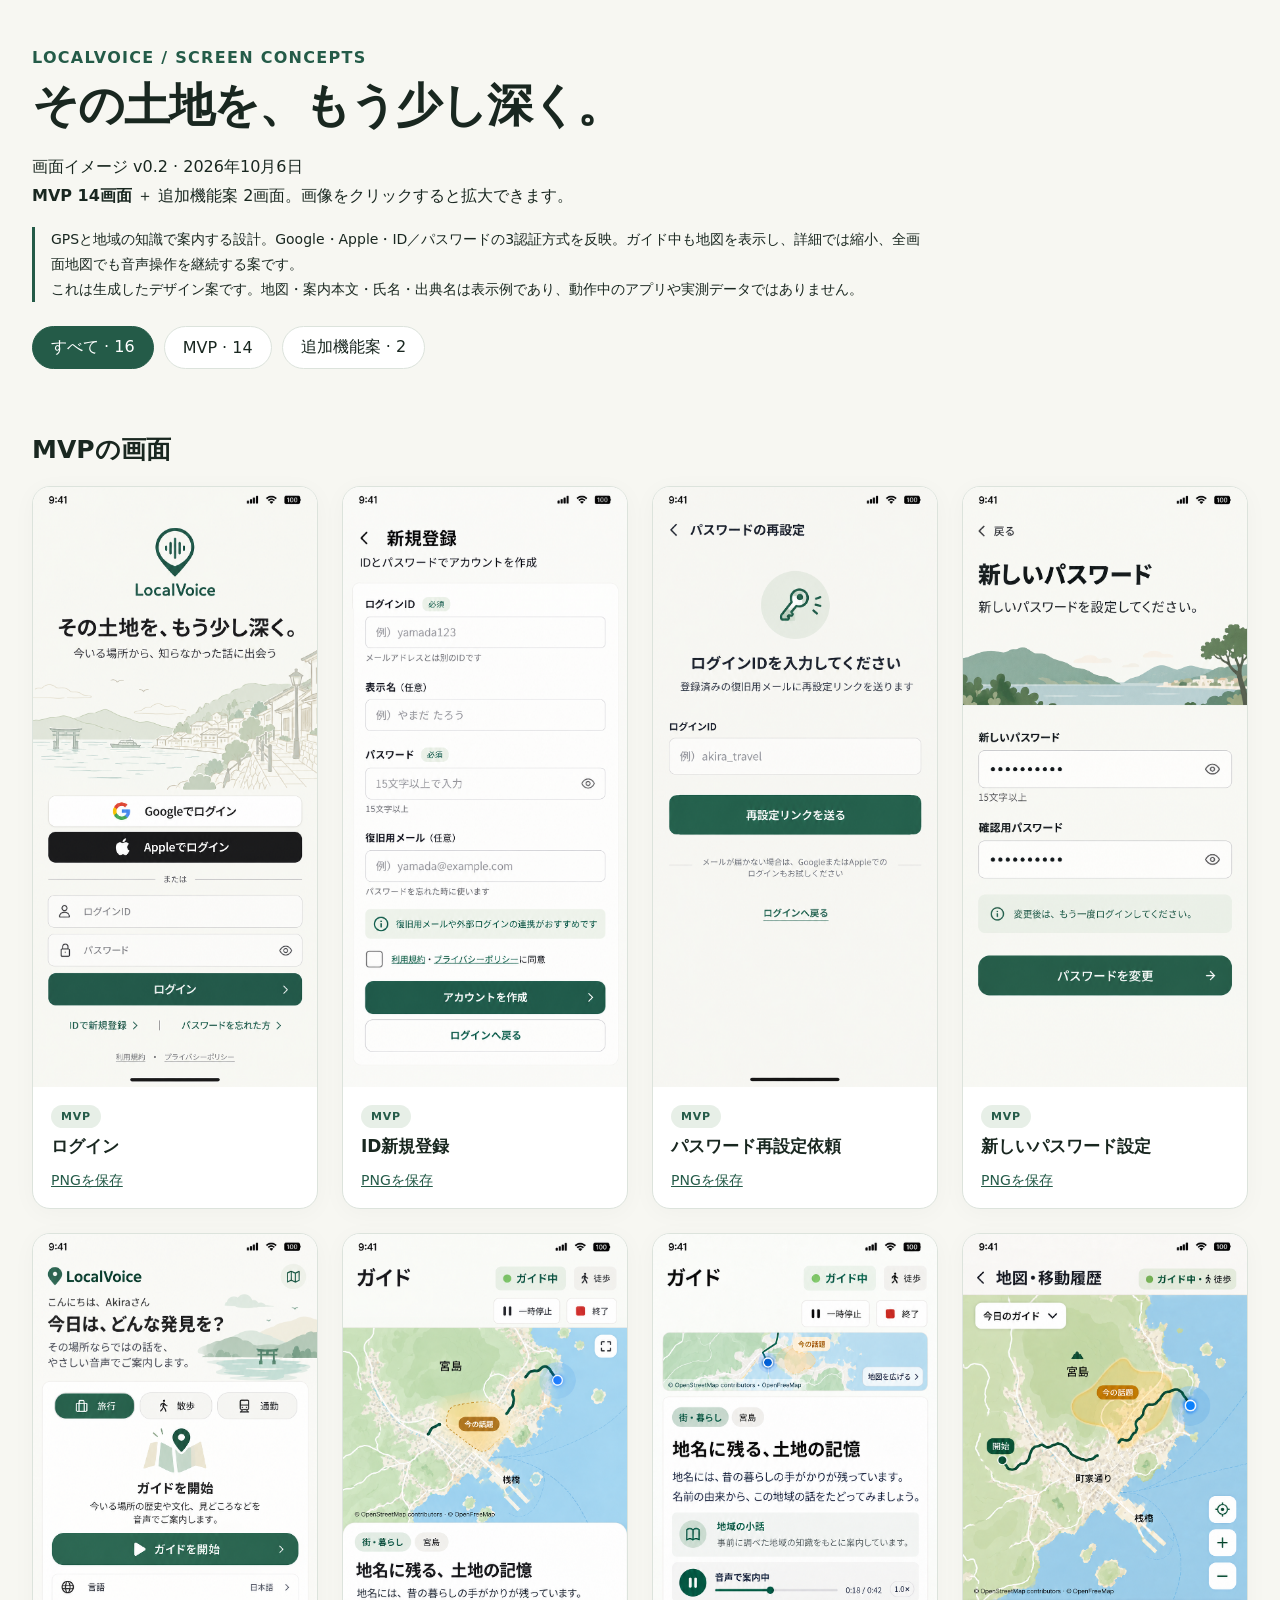
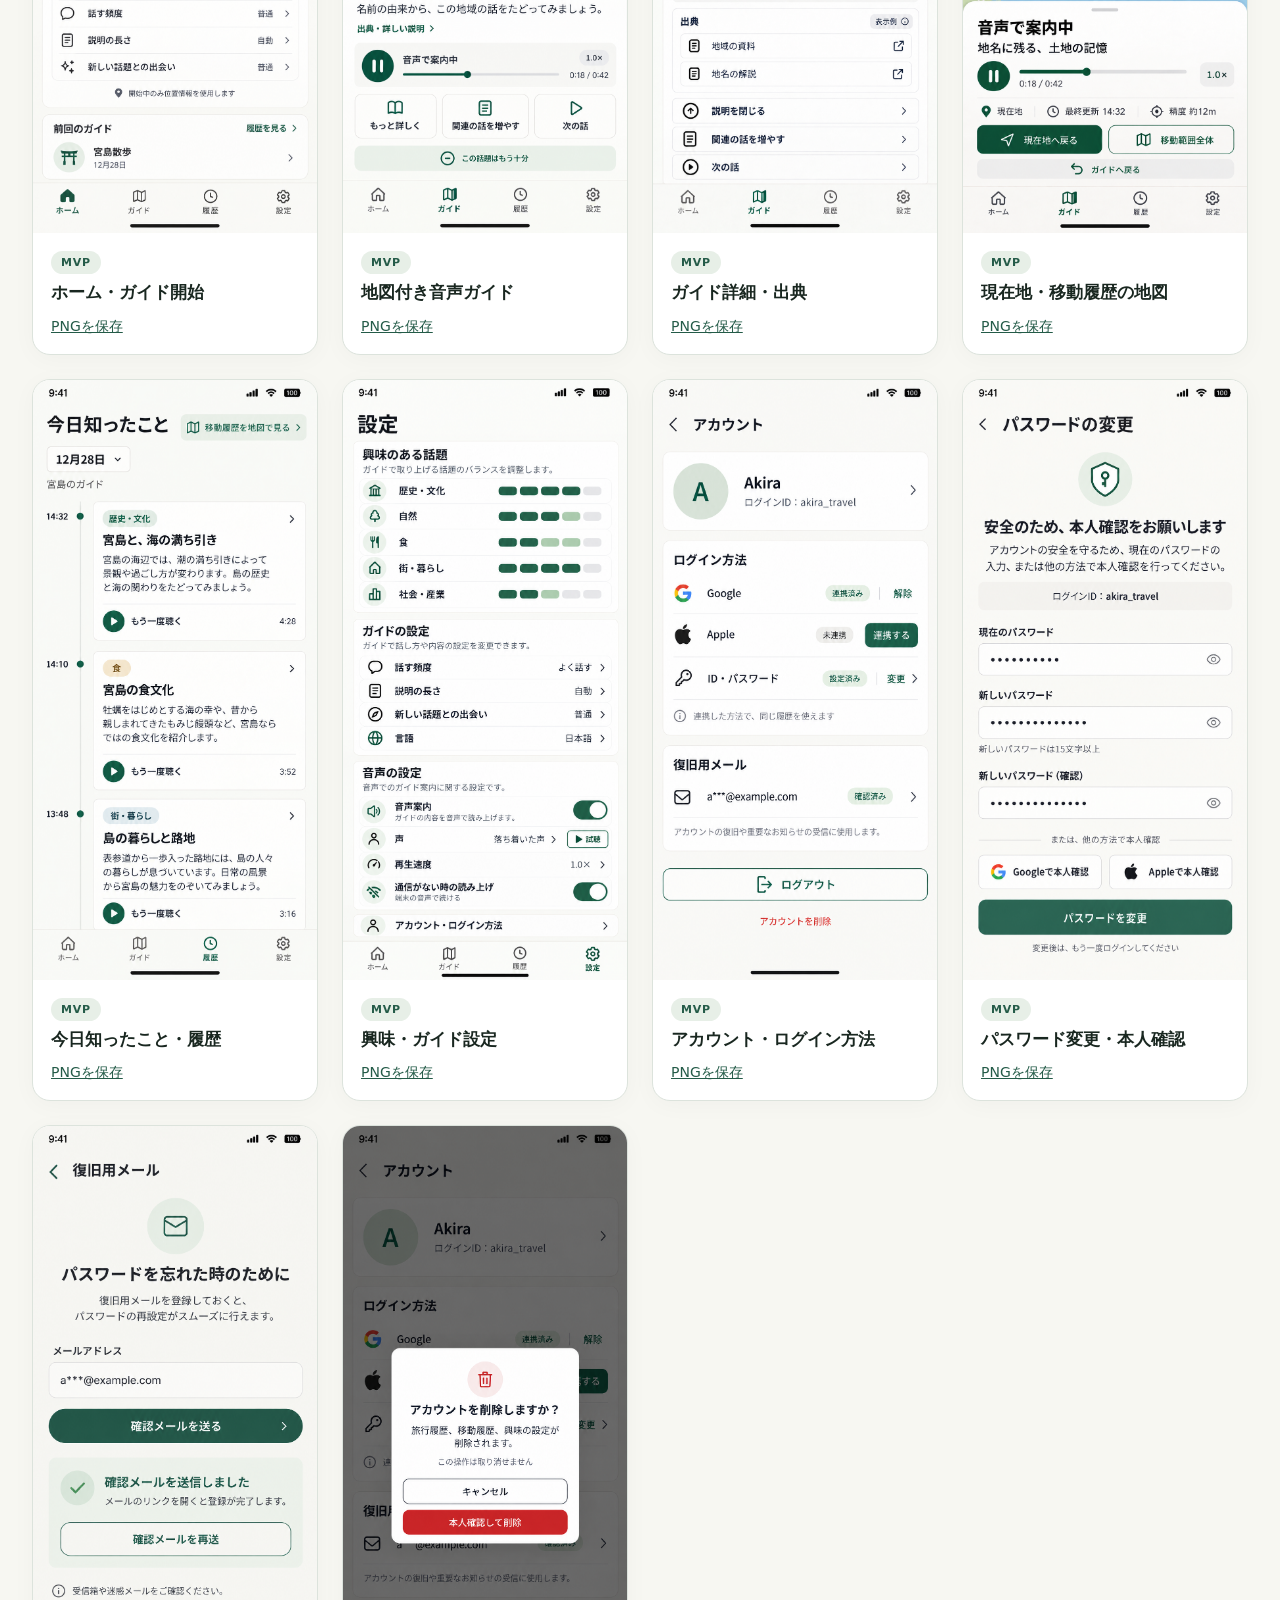
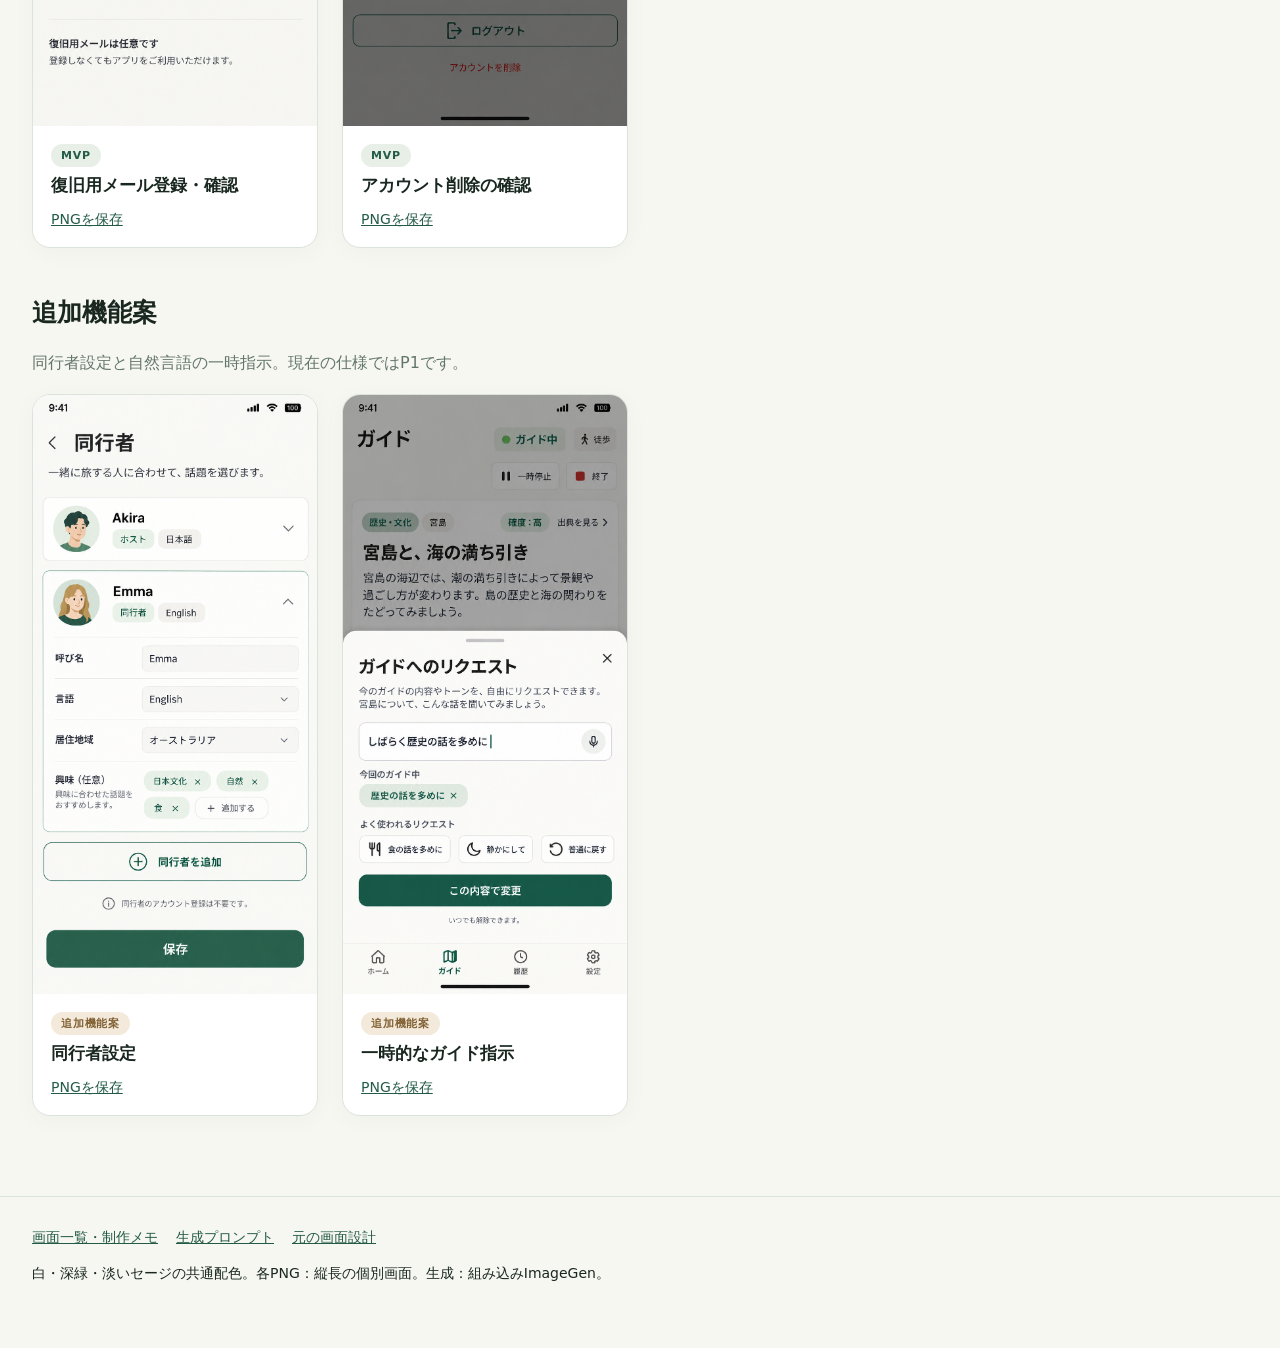
<file: docs/ui/index.html>
<!doctype html>
<html lang="ja"><head><meta charset="utf-8"><meta name="viewport" content="width=device-width,initial-scale=1"><title>LocalVoice — 画面イメージ v0.2</title>
<link rel="icon" href="../branding/favicon.ico" sizes="any">
<link rel="icon" type="image/png" href="../branding/favicon-32.png" sizes="32x32">
<link rel="apple-touch-icon" href="../branding/apple-touch-icon.png">
<style>
:root{--bg:#f7f7f2;--ink:#192720;--green:#245b48;--line:#dce3dc}*{box-sizing:border-box}body{margin:0;background:var(--bg);color:var(--ink);font-family:"Yu Gothic UI","Noto Sans JP",system-ui,sans-serif}header,main,footer{max-width:1440px;margin:auto;padding:32px}header{padding-top:48px}small,.muted{color:#63766a}h1{font-size:clamp(28px,4vw,46px);margin:8px 0 14px;letter-spacing:-.025em}p{line-height:1.8}.eyebrow{font-weight:700;color:var(--green);letter-spacing:.08em}.toolbar{display:flex;gap:10px;flex-wrap:wrap;margin-top:24px}.toolbar button,.dialog-tools button{cursor:pointer;border:1px solid var(--line);border-radius:999px;padding:10px 18px;background:#fff;color:var(--ink);font:inherit}.toolbar button[aria-pressed="true"]{background:var(--green);color:white;border-color:var(--green)}section{margin-bottom:48px}h2{font-size:25px;margin:0 0 20px}.grid{display:grid;grid-template-columns:repeat(4,minmax(0,1fr));gap:24px}.card{border:1px solid var(--line);border-radius:18px;overflow:hidden;background:white;box-shadow:0 4px 24px #19272008}.preview{display:block;border:0;padding:0;margin:0;width:100%;background:white;cursor:zoom-in}.preview img{display:block;width:100%;height:auto}.caption{padding:18px}.caption h3{font-size:17px;margin:10px 0;line-height:1.5}.caption a,footer a{color:var(--green);font-size:14px}.tag{font-size:11px;font-weight:700;letter-spacing:.07em;border-radius:20px;background:#e7efe7;padding:5px 10px;color:var(--green)}.tag.optional{background:#f3eadc;color:#826234}[hidden]{display:none!important}footer{border-top:1px solid var(--line);font-size:14px;padding-bottom:48px}.links{display:flex;flex-wrap:wrap;gap:18px}dialog{padding:0;border:0;border-radius:18px;background:#f7f7f2;max-width:98vw;max-height:96vh;box-shadow:0 12px 80px #0005}dialog::backdrop{background:#0c181dcc}.dialog-tools{display:flex;align-items:center;gap:12px;padding:12px 18px;position:sticky;top:0;background:var(--bg);z-index:2}.dialog-tools h2{font-size:16px;margin:0 auto 0 0}.large-image{display:block;width:auto;max-width:92vw;max-height:82vh;height:auto;margin:0 auto 14px}.guide-note{border-left:3px solid var(--green);padding-left:16px;font-size:14px;max-width:900px}a:focus-visible,button:focus-visible{outline:3px solid #69aa84;outline-offset:3px}@media(max-width:1050px){.grid{grid-template-columns:repeat(3,minmax(0,1fr))}}@media(max-width:760px){header,main,footer{padding:22px}.grid{grid-template-columns:repeat(2,minmax(0,1fr));gap:16px}}@media(max-width:440px){.grid{grid-template-columns:1fr}.card{max-width:340px;margin:auto}.dialog-tools button{padding:8px 10px}}
</style></head><body>
<header><div class="eyebrow">LOCALVOICE / SCREEN CONCEPTS</div><h1>その土地を、もう少し深く。</h1><p>画面イメージ v0.2 · 2026年10月6日<br><strong>MVP 14画面</strong> ＋ 追加機能案 2画面。画像をクリックすると拡大できます。</p>
<p class="guide-note">GPSと地域の知識で案内する設計。Google・Apple・ID／パスワードの3認証方式を反映。ガイド中も地図を表示し、詳細では縮小、全画面地図でも音声操作を継続する案です。<br>これは生成したデザイン案です。地図・案内本文・氏名・出典名は表示例であり、動作中のアプリや実測データではありません。</p>
<div class="toolbar" aria-label="画面の絞り込み"><button data-filter="all" aria-pressed="true">すべて · 16</button><button data-filter="MVP" aria-pressed="false">MVP · 14</button><button data-filter="P1" aria-pressed="false">追加機能案 · 2</button></div></header>
<main><section id="mvp"><h2>MVPの画面</h2><div class="grid"><article class="card" data-scope="MVP"><button class="preview" data-file="01-login.png" data-title="ログイン" aria-label="ログインを拡大"><img src="01-login.png" alt="ログイン" loading="lazy" width="863" height="1823"></button><div class="caption"><span class="tag ">MVP</span><h3>ログイン</h3><a href="01-login.png" download>PNGを保存</a></div></article>
<article class="card" data-scope="MVP"><button class="preview" data-file="02-register.png" data-title="ID新規登録" aria-label="ID新規登録を拡大"><img src="02-register.png" alt="ID新規登録" loading="lazy" width="863" height="1823"></button><div class="caption"><span class="tag ">MVP</span><h3>ID新規登録</h3><a href="02-register.png" download>PNGを保存</a></div></article>
<article class="card" data-scope="MVP"><button class="preview" data-file="03-password-recovery.png" data-title="パスワード再設定依頼" aria-label="パスワード再設定依頼を拡大"><img src="03-password-recovery.png" alt="パスワード再設定依頼" loading="lazy" width="863" height="1823"></button><div class="caption"><span class="tag ">MVP</span><h3>パスワード再設定依頼</h3><a href="03-password-recovery.png" download>PNGを保存</a></div></article>
<article class="card" data-scope="MVP"><button class="preview" data-file="04-password-new.png" data-title="新しいパスワード設定" aria-label="新しいパスワード設定を拡大"><img src="04-password-new.png" alt="新しいパスワード設定" loading="lazy" width="863" height="1823"></button><div class="caption"><span class="tag ">MVP</span><h3>新しいパスワード設定</h3><a href="04-password-new.png" download>PNGを保存</a></div></article>
<article class="card" data-scope="MVP"><button class="preview" data-file="05-home.png" data-title="ホーム・ガイド開始" aria-label="ホーム・ガイド開始を拡大"><img src="05-home.png" alt="ホーム・ガイド開始" loading="lazy" width="863" height="1823"></button><div class="caption"><span class="tag ">MVP</span><h3>ホーム・ガイド開始</h3><a href="05-home.png" download>PNGを保存</a></div></article>
<article class="card" data-scope="MVP"><button class="preview" data-file="06-guide.png" data-title="地図付き音声ガイド" aria-label="ガイドを拡大"><img src="06-guide.png" alt="地図付き音声ガイド" loading="lazy" width="863" height="1823"></button><div class="caption"><span class="tag ">MVP</span><h3>地図付き音声ガイド</h3><a href="06-guide.png" download>PNGを保存</a></div></article>
<article class="card" data-scope="MVP"><button class="preview" data-file="07-guide-detail.png" data-title="ガイド詳細・出典" aria-label="ガイド詳細・出典を拡大"><img src="07-guide-detail.png" alt="ガイド詳細・出典" loading="lazy" width="863" height="1823"></button><div class="caption"><span class="tag ">MVP</span><h3>ガイド詳細・出典</h3><a href="07-guide-detail.png" download>PNGを保存</a></div></article>
<article class="card" data-scope="MVP"><button class="preview" data-file="08-map.png" data-title="現在地・移動履歴の地図" aria-label="現在地・移動履歴の地図を拡大"><img src="08-map.png" alt="現在地・移動履歴の地図" loading="lazy" width="863" height="1823"></button><div class="caption"><span class="tag ">MVP</span><h3>現在地・移動履歴の地図</h3><a href="08-map.png" download>PNGを保存</a></div></article>
<article class="card" data-scope="MVP"><button class="preview" data-file="09-history.png" data-title="今日知ったこと・履歴" aria-label="今日知ったこと・履歴を拡大"><img src="09-history.png" alt="今日知ったこと・履歴" loading="lazy" width="863" height="1823"></button><div class="caption"><span class="tag ">MVP</span><h3>今日知ったこと・履歴</h3><a href="09-history.png" download>PNGを保存</a></div></article>
<article class="card" data-scope="MVP"><button class="preview" data-file="10-preferences.png" data-title="興味・ガイド設定" aria-label="興味・ガイド設定を拡大"><img src="10-preferences.png" alt="興味・ガイド設定" loading="lazy" width="863" height="1823"></button><div class="caption"><span class="tag ">MVP</span><h3>興味・ガイド設定</h3><a href="10-preferences.png" download>PNGを保存</a></div></article>
<article class="card" data-scope="MVP"><button class="preview" data-file="11-account.png" data-title="アカウント・ログイン方法" aria-label="アカウント・ログイン方法を拡大"><img src="11-account.png" alt="アカウント・ログイン方法" loading="lazy" width="863" height="1823"></button><div class="caption"><span class="tag ">MVP</span><h3>アカウント・ログイン方法</h3><a href="11-account.png" download>PNGを保存</a></div></article>
<article class="card" data-scope="MVP"><button class="preview" data-file="12-account-actions.png" data-title="パスワード変更・本人確認" aria-label="パスワード変更・本人確認を拡大"><img src="12-account-actions.png" alt="パスワード変更・本人確認" loading="lazy" width="863" height="1823"></button><div class="caption"><span class="tag ">MVP</span><h3>パスワード変更・本人確認</h3><a href="12-account-actions.png" download>PNGを保存</a></div></article>
<article class="card" data-scope="MVP"><button class="preview" data-file="15-email-verification.png" data-title="復旧用メール登録・確認" aria-label="復旧用メール登録・確認を拡大"><img src="15-email-verification.png" alt="復旧用メール登録・確認" loading="lazy" width="863" height="1823"></button><div class="caption"><span class="tag ">MVP</span><h3>復旧用メール登録・確認</h3><a href="15-email-verification.png" download>PNGを保存</a></div></article>
<article class="card" data-scope="MVP"><button class="preview" data-file="16-account-deletion.png" data-title="アカウント削除の確認" aria-label="アカウント削除の確認を拡大"><img src="16-account-deletion.png" alt="アカウント削除の確認" loading="lazy" width="863" height="1823"></button><div class="caption"><span class="tag ">MVP</span><h3>アカウント削除の確認</h3><a href="16-account-deletion.png" download>PNGを保存</a></div></article></div></section>
<section id="optional"><h2>追加機能案</h2><p class="muted">同行者設定と自然言語の一時指示。現在の仕様ではP1です。</p><div class="grid"><article class="card" data-scope="P1"><button class="preview" data-file="13-participants-p1.png" data-title="同行者設定" aria-label="同行者設定を拡大"><img src="13-participants-p1.png" alt="同行者設定" loading="lazy" width="863" height="1823"></button><div class="caption"><span class="tag optional">追加機能案</span><h3>同行者設定</h3><a href="13-participants-p1.png" download>PNGを保存</a></div></article>
<article class="card" data-scope="P1"><button class="preview" data-file="14-temporary-command-p1.png" data-title="一時的なガイド指示" aria-label="一時的なガイド指示を拡大"><img src="14-temporary-command-p1.png" alt="一時的なガイド指示" loading="lazy" width="863" height="1823"></button><div class="caption"><span class="tag optional">追加機能案</span><h3>一時的なガイド指示</h3><a href="14-temporary-command-p1.png" download>PNGを保存</a></div></article></div></section></main>
<footer><div class="links"><a href="README.md">画面一覧・制作メモ</a><a href="prompts.json">生成プロンプト</a><a href="../flutter-ux-design-v0.1.md">元の画面設計</a></div><p>白・深緑・淡いセージの共通配色。各PNG：縦長の個別画面。生成：組み込みImageGen。</p></footer>
<dialog id="viewer"><div class="dialog-tools"><h2 id="view-title"></h2><button id="previous" aria-label="前の画面">←</button><button id="next" aria-label="次の画面">→</button><button id="close" aria-label="閉じる">閉じる ×</button></div><img id="view-image" class="large-image" alt=""></dialog>
<script>
const buttons=[...document.querySelectorAll(".preview")];const viewer=document.getElementById("viewer");let selected=0;
function display(index){selected=(index+buttons.length)%buttons.length;const b=buttons[selected];document.getElementById("view-title").textContent=b.dataset.title;document.getElementById("view-image").src=b.dataset.file;document.getElementById("view-image").alt=b.dataset.title}
buttons.forEach((button,index)=>button.addEventListener("click",()=>{display(index);viewer.showModal()}));
document.getElementById("close").addEventListener("click",()=>viewer.close());document.getElementById("previous").addEventListener("click",()=>display(selected-1));document.getElementById("next").addEventListener("click",()=>display(selected+1));viewer.addEventListener("click",e=>{if(e.target===viewer)viewer.close()});document.addEventListener("keydown",e=>{if(viewer.open&&e.key==="ArrowRight")display(selected+1);if(viewer.open&&e.key==="ArrowLeft")display(selected-1)});
document.querySelectorAll("[data-filter]").forEach(b=>b.addEventListener("click",()=>{const f=b.dataset.filter;document.querySelectorAll("[data-filter]").forEach(x=>x.setAttribute("aria-pressed",x===b?"true":"false"));document.getElementById("mvp").hidden=f==="P1";document.getElementById("optional").hidden=f==="MVP"}));
</script></body></html>
</file>
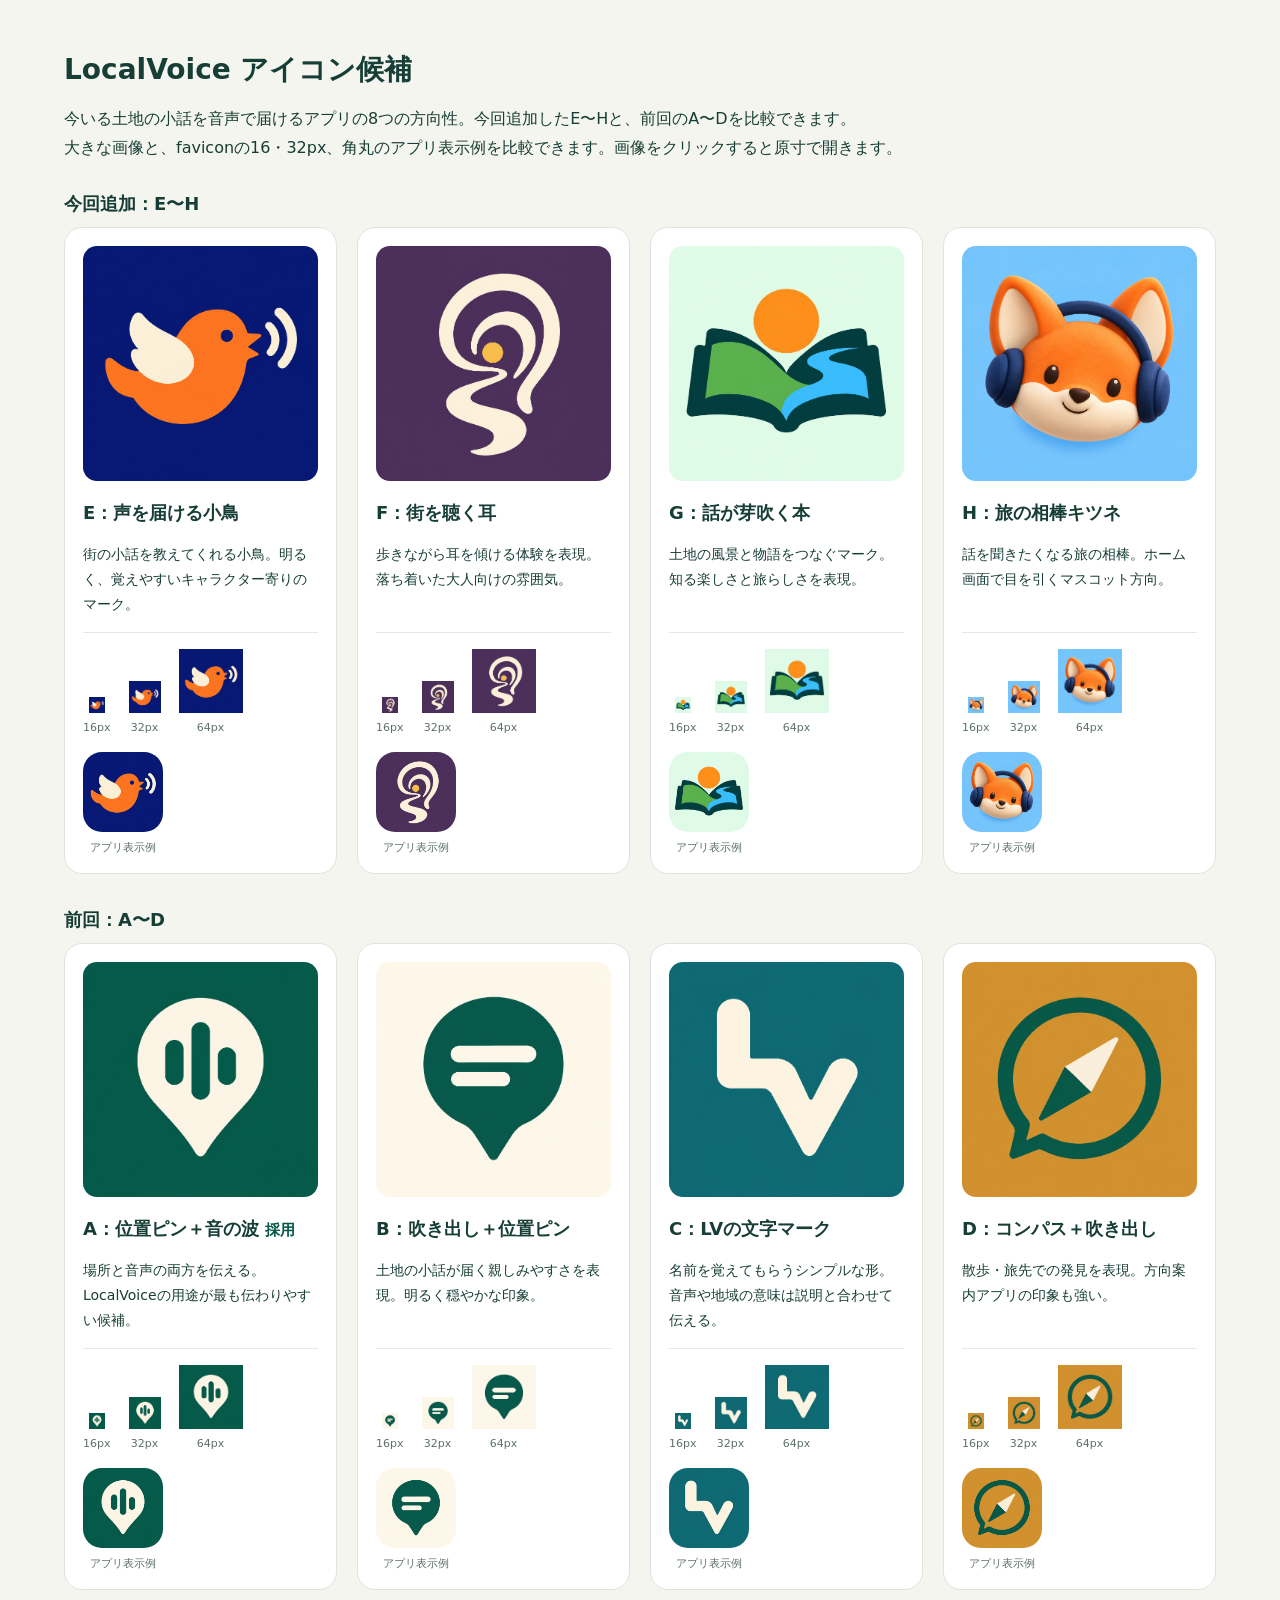
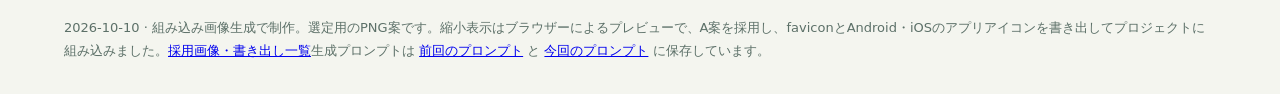
<file: docs/branding/icon-concepts/2026-10-10/index.html>
<!doctype html>
<html lang="ja">
<head><meta charset="utf-8"><meta name="viewport" content="width=device-width, initial-scale=1"><title>LocalVoice アイコン候補</title>
<link rel="icon" href="../../favicon.ico" sizes="any">
<link rel="icon" type="image/png" href="../../favicon-32.png" sizes="32x32">
<link rel="apple-touch-icon" href="../../apple-touch-icon.png">
<style>
*{box-sizing:border-box}body{margin:0;background:#f4f5ef;color:#173e36;font-family:system-ui,"Yu Gothic",sans-serif}main{max-width:1200px;margin:auto;padding:32px 24px}h1{font-size:28px;margin-bottom:8px}.intro{line-height:1.8;margin-bottom:28px}.grid{display:grid;grid-template-columns:repeat(4,minmax(0,1fr));gap:20px}article{background:white;border:1px solid #dde5de;border-radius:18px;padding:18px}.hero{width:100%;height:auto;border-radius:14px;display:block}h2{font-size:18px;line-height:1.6;margin:18px 0 8px}article p{font-size:14px;line-height:1.8;min-height:76px}.samples{display:flex;flex-wrap:wrap;gap:18px;align-items:end;padding-top:16px;border-top:1px solid #e4e9e4}.samples div{display:flex;flex-direction:column;align-items:center;gap:8px}.samples span{font-size:11px;color:#5c7068}.app{border-radius:19px}footer{font-size:13px;line-height:1.8;margin-top:26px;color:#5c7068}a:focus-visible{outline:3px solid #bf8b2f;outline-offset:4px}@media(max-width:950px){.grid{grid-template-columns:repeat(2,minmax(0,1fr))}}@media(max-width:480px){.grid{grid-template-columns:1fr}main{padding:20px 16px}}
</style></head>
<body><main><h1>LocalVoice アイコン候補</h1><p class="intro">今いる土地の小話を音声で届けるアプリの8つの方向性。今回追加したE〜Hと、前回のA〜Dを比較できます。<br>大きな画像と、faviconの16・32px、角丸のアプリ表示例を比較できます。画像をクリックすると原寸で開きます。</p><h2>今回追加：E〜H</h2><section class="grid"><article><a href="E-story-bird.png"><img class="hero" src="E-story-bird.png" alt="E：声を届ける小鳥"></a><h2>E：声を届ける小鳥</h2><p>街の小話を教えてくれる小鳥。明るく、覚えやすいキャラクター寄りのマーク。</p><div class="samples"><div><img src="E-story-bird.png" width="16" height="16" alt="16px"><span>16px</span></div><div><img src="E-story-bird.png" width="32" height="32" alt="32px"><span>32px</span></div><div><img src="E-story-bird.png" width="64" height="64" alt="64px"><span>64px</span></div><div><img class="app" src="E-story-bird.png" width="80" height="80" alt="角丸アプリアイコン"><span>アプリ表示例</span></div></div></article>
<article><a href="F-listening-walk.png"><img class="hero" src="F-listening-walk.png" alt="F：街を聴く耳"></a><h2>F：街を聴く耳</h2><p>歩きながら耳を傾ける体験を表現。落ち着いた大人向けの雰囲気。</p><div class="samples"><div><img src="F-listening-walk.png" width="16" height="16" alt="16px"><span>16px</span></div><div><img src="F-listening-walk.png" width="32" height="32" alt="32px"><span>32px</span></div><div><img src="F-listening-walk.png" width="64" height="64" alt="64px"><span>64px</span></div><div><img class="app" src="F-listening-walk.png" width="80" height="80" alt="角丸アプリアイコン"><span>アプリ表示例</span></div></div></article>
<article><a href="G-landscape-book.png"><img class="hero" src="G-landscape-book.png" alt="G：話が芽吹く本"></a><h2>G：話が芽吹く本</h2><p>土地の風景と物語をつなぐマーク。知る楽しさと旅らしさを表現。</p><div class="samples"><div><img src="G-landscape-book.png" width="16" height="16" alt="16px"><span>16px</span></div><div><img src="G-landscape-book.png" width="32" height="32" alt="32px"><span>32px</span></div><div><img src="G-landscape-book.png" width="64" height="64" alt="64px"><span>64px</span></div><div><img class="app" src="G-landscape-book.png" width="80" height="80" alt="角丸アプリアイコン"><span>アプリ表示例</span></div></div></article>
<article><a href="H-fox-companion.png"><img class="hero" src="H-fox-companion.png" alt="H：旅の相棒キツネ"></a><h2>H：旅の相棒キツネ</h2><p>話を聞きたくなる旅の相棒。ホーム画面で目を引くマスコット方向。</p><div class="samples"><div><img src="H-fox-companion.png" width="16" height="16" alt="16px"><span>16px</span></div><div><img src="H-fox-companion.png" width="32" height="32" alt="32px"><span>32px</span></div><div><img src="H-fox-companion.png" width="64" height="64" alt="64px"><span>64px</span></div><div><img class="app" src="H-fox-companion.png" width="80" height="80" alt="角丸アプリアイコン"><span>アプリ表示例</span></div></div></article></section><h2 style="margin-top:32px">前回：A〜D</h2><section class="grid"><article><a href="A-pin-wave.png"><img class="hero" src="A-pin-wave.png" alt="A：位置ピン＋音の波"></a><h2>A：位置ピン＋音の波 <small style="color:#075747">採用</small></h2><p>場所と音声の両方を伝える。LocalVoiceの用途が最も伝わりやすい候補。</p><div class="samples"><div><img src="A-pin-wave.png" width="16" height="16" alt="16px"><span>16px</span></div><div><img src="A-pin-wave.png" width="32" height="32" alt="32px"><span>32px</span></div><div><img src="A-pin-wave.png" width="64" height="64" alt="64px"><span>64px</span></div><div><img class="app" src="A-pin-wave.png" width="80" height="80" alt="角丸アプリアイコン"><span>アプリ表示例</span></div></div></article>
<article><a href="B-talking-place.png"><img class="hero" src="B-talking-place.png" alt="B：吹き出し＋位置ピン"></a><h2>B：吹き出し＋位置ピン</h2><p>土地の小話が届く親しみやすさを表現。明るく穏やかな印象。</p><div class="samples"><div><img src="B-talking-place.png" width="16" height="16" alt="16px"><span>16px</span></div><div><img src="B-talking-place.png" width="32" height="32" alt="32px"><span>32px</span></div><div><img src="B-talking-place.png" width="64" height="64" alt="64px"><span>64px</span></div><div><img class="app" src="B-talking-place.png" width="80" height="80" alt="角丸アプリアイコン"><span>アプリ表示例</span></div></div></article>
<article><a href="C-lv-monogram.png"><img class="hero" src="C-lv-monogram.png" alt="C：LVの文字マーク"></a><h2>C：LVの文字マーク</h2><p>名前を覚えてもらうシンプルな形。音声や地域の意味は説明と合わせて伝える。</p><div class="samples"><div><img src="C-lv-monogram.png" width="16" height="16" alt="16px"><span>16px</span></div><div><img src="C-lv-monogram.png" width="32" height="32" alt="32px"><span>32px</span></div><div><img src="C-lv-monogram.png" width="64" height="64" alt="64px"><span>64px</span></div><div><img class="app" src="C-lv-monogram.png" width="80" height="80" alt="角丸アプリアイコン"><span>アプリ表示例</span></div></div></article>
<article><a href="D-discovery-compass.png"><img class="hero" src="D-discovery-compass.png" alt="D：コンパス＋吹き出し"></a><h2>D：コンパス＋吹き出し</h2><p>散歩・旅先での発見を表現。方向案内アプリの印象も強い。</p><div class="samples"><div><img src="D-discovery-compass.png" width="16" height="16" alt="16px"><span>16px</span></div><div><img src="D-discovery-compass.png" width="32" height="32" alt="32px"><span>32px</span></div><div><img src="D-discovery-compass.png" width="64" height="64" alt="64px"><span>64px</span></div><div><img class="app" src="D-discovery-compass.png" width="80" height="80" alt="角丸アプリアイコン"><span>アプリ表示例</span></div></div></article></section><footer>2026-10-10 · 組み込み画像生成で制作。選定用のPNG案です。縮小表示はブラウザーによるプレビューで、A案を採用し、faviconとAndroid・iOSのアプリアイコンを書き出してプロジェクトに組み込みました。<a href="../../README.md">採用画像・書き出し一覧</a>生成プロンプトは <a href="prompts.json">前回のプロンプト</a> と <a href="prompts-round2.json">今回のプロンプト</a> に保存しています。</footer></main></body></html>
</file>
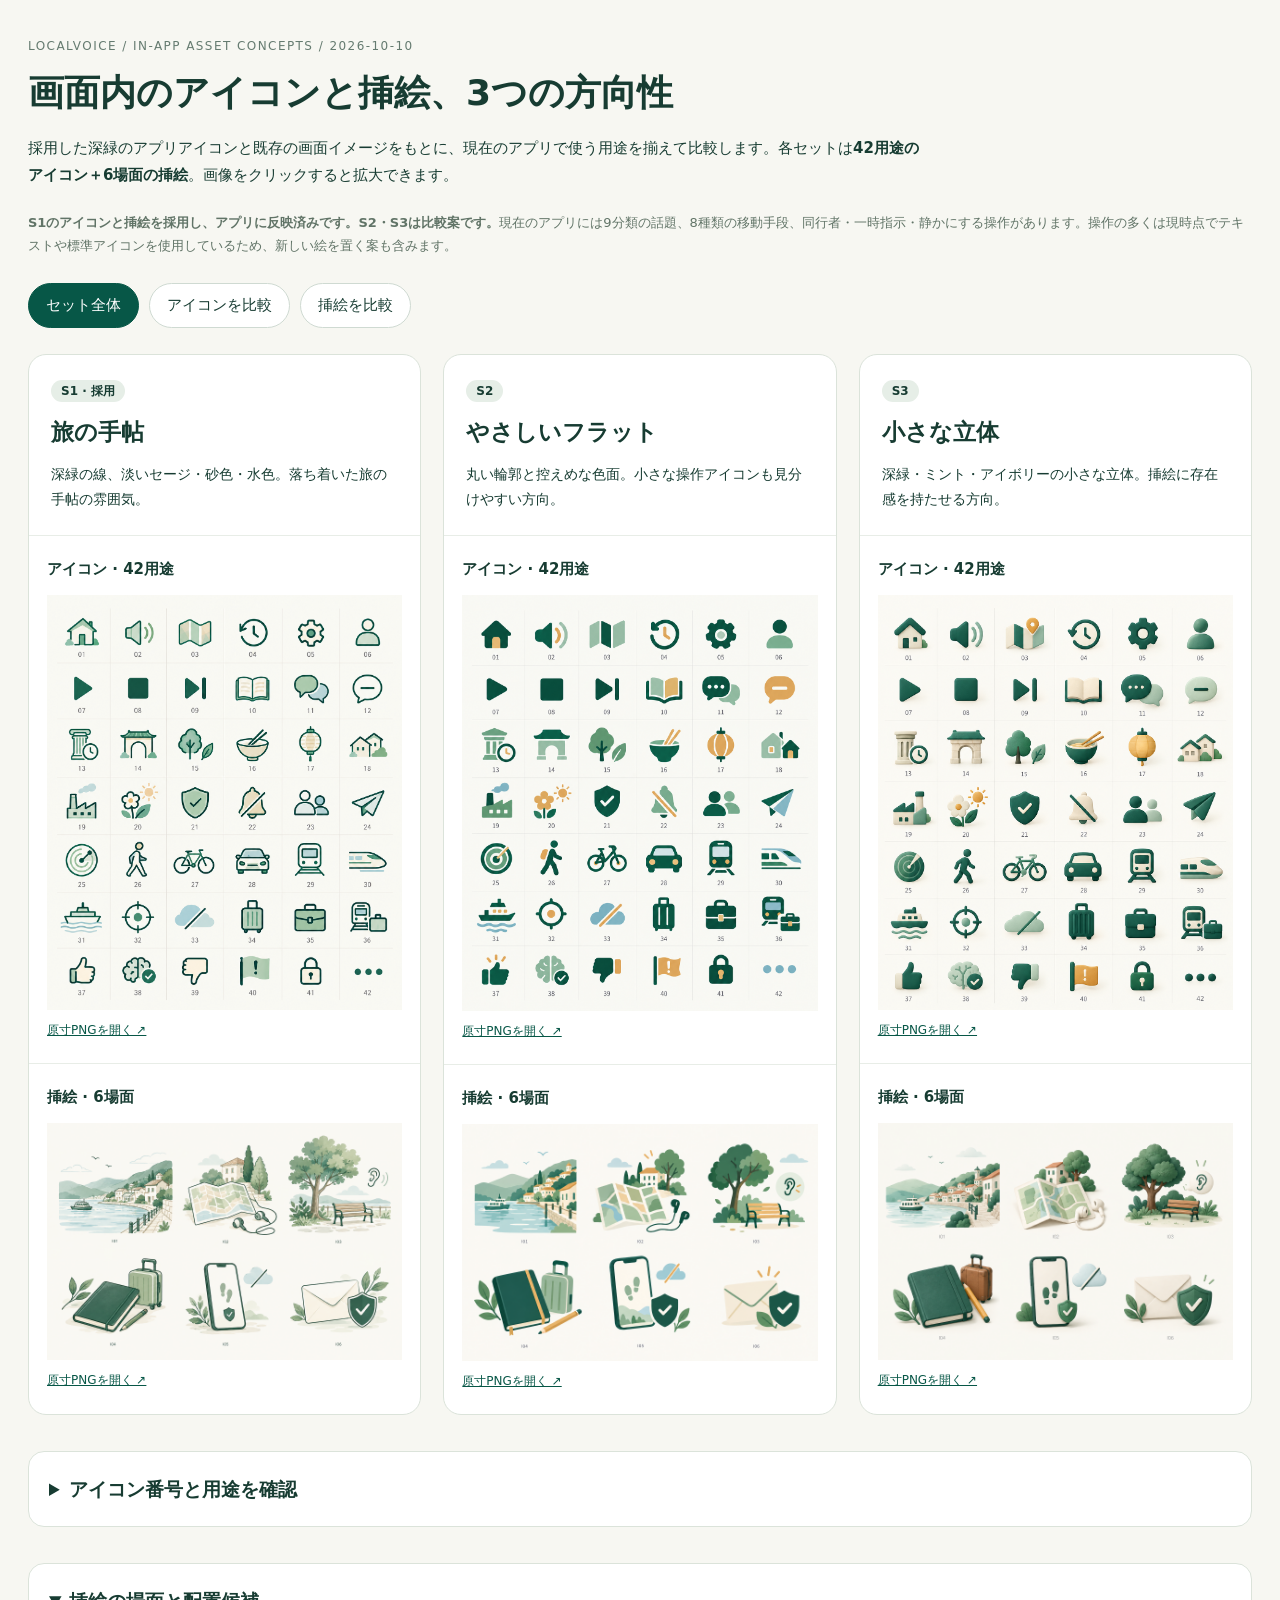
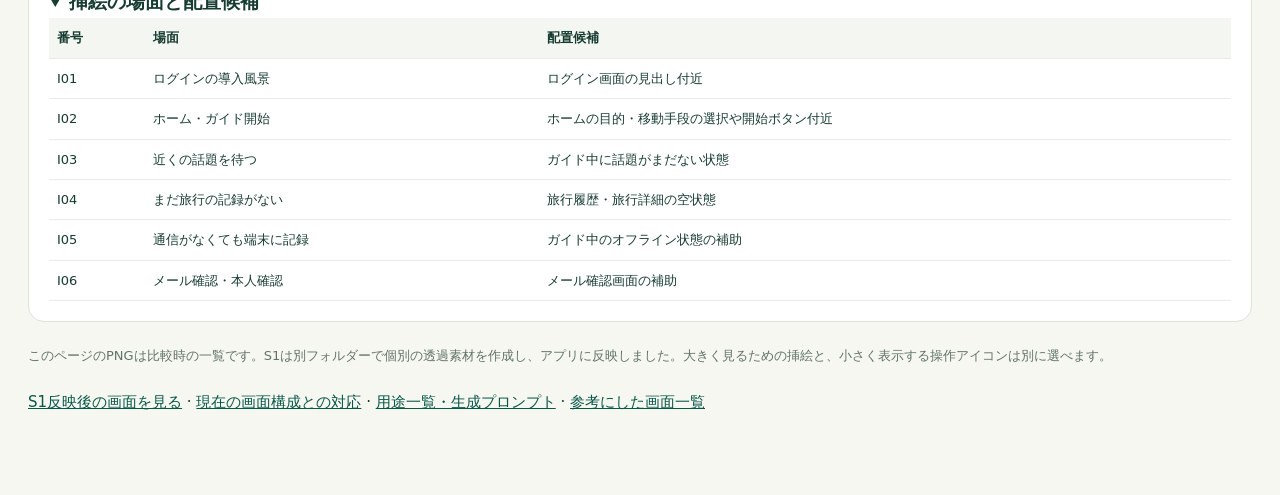
<file: docs/ui/asset-concepts/2026-10-10/index.html>
<!doctype html>
<html lang="ja"><head><meta charset="utf-8"><meta name="viewport" content="width=device-width,initial-scale=1"><title>LocalVoice 画面内素材の比較</title>
<link rel="icon" href="../../../branding/favicon.ico">
<style>
*{box-sizing:border-box}body{margin:0;background:#f7f7f2;color:#173c32;font:15px/1.8 system-ui,"Yu Gothic",sans-serif}main{max-width:1500px;margin:auto;padding:36px 28px 64px}h1{font-size:clamp(24px,3vw,36px);line-height:1.5;margin:8px 0}h2{font-size:23px;margin:8px 0}h3{font-size:15px;margin:0 0 12px}.eyebrow{color:#657b70;font-size:12px;letter-spacing:.12em}.intro{max-width:900px}.toolbar{display:flex;flex-wrap:wrap;gap:10px;margin:26px 0}.toolbar button{font:inherit;padding:8px 17px;border-radius:999px;background:white;border:1px solid #cfdad2;color:#173c32;cursor:pointer}.toolbar button[aria-pressed="true"]{background:#075747;color:white;border-color:#075747}.grid{display:grid;grid-template-columns:repeat(3,minmax(0,1fr));gap:22px}.set{border:1px solid #dbe3da;background:white;border-radius:18px;overflow:hidden}.set-head{padding:22px 22px 14px;min-height:180px}.set-head p{margin:8px 0 0;font-size:14px}.id{font-size:12px;font-weight:700;background:#e6eee7;padding:4px 10px;border-radius:99px}.sheet{padding:20px 18px;border-top:1px solid #e8ede7}.zoom{display:block;background:#fbfaf5;border:0;padding:0;width:100%;cursor:zoom-in}.zoom img{display:block;width:100%;height:auto}.sheet a{display:inline-block;margin-top:10px;font-size:12px}a{color:#075747}.legend{margin-top:36px;background:white;border:1px solid #dbe3da;border-radius:16px;padding:20px}summary{font-size:19px;font-weight:600;cursor:pointer}.legend-grid{display:grid;grid-template-columns:repeat(3,minmax(0,1fr));gap:20px;margin-top:16px}table{border-collapse:collapse;width:100%;font-size:13px}td,th{padding:8px;text-align:left;border-bottom:1px solid #e8ede7;vertical-align:top}th{background:#f3f6f1}.note{font-size:13px;color:#617467;margin:22px 0}dialog{border:0;padding:0;border-radius:12px;max-width:96vw;max-height:94vh;background:#fbfaf5}dialog::backdrop{background:#0f221cd9}.dialog-head{display:flex;align-items:center;gap:12px;padding:12px 18px;position:sticky;top:0;background:#fbfaf5;border-bottom:1px solid #e1e6df}.dialog-head strong{margin-right:auto;font-size:14px}.dialog-head button{font:inherit;cursor:pointer;background:white;color:#173c32;border:1px solid #cfdad2;border-radius:8px;padding:5px 12px}.dialog-image{display:block;max-width:92vw;max-height:none;width:auto;height:auto;margin:auto}button:focus-visible,a:focus-visible,summary:focus-visible{outline:3px solid #b58632;outline-offset:4px}[hidden]{display:none!important}@media(max-width:950px){.grid{grid-template-columns:1fr}.set-head{min-height:0}.set .sheet img{max-width:740px;margin:auto}.legend-grid{grid-template-columns:1fr}}@media(max-width:500px){main{padding:20px 14px}.sheet{padding:16px 12px}}
</style></head>
<body><main><div class="eyebrow">LOCALVOICE / IN-APP ASSET CONCEPTS / 2026-10-10</div><h1>画面内のアイコンと挿絵、3つの方向性</h1><p class="intro">採用した深緑のアプリアイコンと既存の画面イメージをもとに、現在のアプリで使う用途を揃えて比較します。各セットは<strong>42用途のアイコン＋6場面の挿絵</strong>。画像をクリックすると拡大できます。</p><p class="note"><strong>S1のアイコンと挿絵を採用し、アプリに反映済みです。S2・S3は比較案です。</strong>現在のアプリには9分類の話題、8種類の移動手段、同行者・一時指示・静かにする操作があります。操作の多くは現時点でテキストや標準アイコンを使用しているため、新しい絵を置く案も含みます。</p>
<div class="toolbar" role="group" aria-label="表示内容"><button type="button" data-filter="all" aria-pressed="true">セット全体</button><button type="button" data-filter="icons" aria-pressed="false">アイコンを比較</button><button type="button" data-filter="illustrations" aria-pressed="false">挿絵を比較</button></div>
<section class="grid" aria-label="3セットの比較"><article class="set"><div class="set-head"><span class="id">S1 · 採用</span><h2>旅の手帖</h2><p>深緑の線、淡いセージ・砂色・水色。落ち着いた旅の手帖の雰囲気。</p></div><div class="sheet icons"><h3>アイコン · 42用途</h3><button class="zoom" type="button" data-src="S1-icons.png" data-title="S1 旅の手帖：アイコン"><img src="S1-icons.png" alt="S1 旅の手帖の42種類のアイコン一覧" loading="lazy"></button><a href="S1-icons.png" target="_blank" rel="noopener">原寸PNGを開く ↗</a></div><div class="sheet illustrations"><h3>挿絵 · 6場面</h3><button class="zoom" type="button" data-src="S1-illustrations.png" data-title="S1 旅の手帖：挿絵"><img src="S1-illustrations.png" alt="S1 旅の手帖の6場面の挿絵一覧" loading="lazy"></button><a href="S1-illustrations.png" target="_blank" rel="noopener">原寸PNGを開く ↗</a></div></article>
<article class="set"><div class="set-head"><span class="id">S2</span><h2>やさしいフラット</h2><p>丸い輪郭と控えめな色面。小さな操作アイコンも見分けやすい方向。</p></div><div class="sheet icons"><h3>アイコン · 42用途</h3><button class="zoom" type="button" data-src="S2-icons.png" data-title="S2 やさしいフラット：アイコン"><img src="S2-icons.png" alt="S2 やさしいフラットの42種類のアイコン一覧" loading="lazy"></button><a href="S2-icons.png" target="_blank" rel="noopener">原寸PNGを開く ↗</a></div><div class="sheet illustrations"><h3>挿絵 · 6場面</h3><button class="zoom" type="button" data-src="S2-illustrations.png" data-title="S2 やさしいフラット：挿絵"><img src="S2-illustrations.png" alt="S2 やさしいフラットの6場面の挿絵一覧" loading="lazy"></button><a href="S2-illustrations.png" target="_blank" rel="noopener">原寸PNGを開く ↗</a></div></article>
<article class="set"><div class="set-head"><span class="id">S3</span><h2>小さな立体</h2><p>深緑・ミント・アイボリーの小さな立体。挿絵に存在感を持たせる方向。</p></div><div class="sheet icons"><h3>アイコン · 42用途</h3><button class="zoom" type="button" data-src="S3-icons.png" data-title="S3 小さな立体：アイコン"><img src="S3-icons.png" alt="S3 小さな立体の42種類のアイコン一覧" loading="lazy"></button><a href="S3-icons.png" target="_blank" rel="noopener">原寸PNGを開く ↗</a></div><div class="sheet illustrations"><h3>挿絵 · 6場面</h3><button class="zoom" type="button" data-src="S3-illustrations.png" data-title="S3 小さな立体：挿絵"><img src="S3-illustrations.png" alt="S3 小さな立体の6場面の挿絵一覧" loading="lazy"></button><a href="S3-illustrations.png" target="_blank" rel="noopener">原寸PNGを開く ↗</a></div></article></section>
<details class="legend"><summary>アイコン番号と用途を確認</summary><div class="legend-grid"><table><thead><tr><th>番号</th><th>用途</th></tr></thead><tbody><tr><td>01</td><td>ホーム</td></tr><tr><td>02</td><td>音声ガイド</td></tr><tr><td>03</td><td>地図</td></tr><tr><td>04</td><td>旅行履歴</td></tr><tr><td>05</td><td>設定</td></tr><tr><td>06</td><td>アカウント</td></tr><tr><td>07</td><td>再生・開始</td></tr><tr><td>08</td><td>読み上げ停止</td></tr><tr><td>09</td><td>次の話</td></tr><tr><td>10</td><td>詳しく</td></tr><tr><td>11</td><td>関連する話</td></tr><tr><td>12</td><td>この話題はもう十分</td></tr><tr><td>13</td><td>歴史</td></tr><tr><td>14</td><td>建築</td></tr></tbody></table><table><thead><tr><th>番号</th><th>用途</th></tr></thead><tbody><tr><td>15</td><td>自然</td></tr><tr><td>16</td><td>食</td></tr><tr><td>17</td><td>文化</td></tr><tr><td>18</td><td>暮らし</td></tr><tr><td>19</td><td>産業</td></tr><tr><td>20</td><td>季節</td></tr><tr><td>21</td><td>実用</td></tr><tr><td>22</td><td>30分静かに</td></tr><tr><td>23</td><td>同行者</td></tr><tr><td>24</td><td>一時指示の送信</td></tr><tr><td>25</td><td>移動手段の自動判定</td></tr><tr><td>26</td><td>散歩・徒歩</td></tr><tr><td>27</td><td>自転車</td></tr><tr><td>28</td><td>車</td></tr></tbody></table><table><thead><tr><th>番号</th><th>用途</th></tr></thead><tbody><tr><td>29</td><td>電車</td></tr><tr><td>30</td><td>新幹線</td></tr><tr><td>31</td><td>船</td></tr><tr><td>32</td><td>現在地・測位</td></tr><tr><td>33</td><td>オフライン</td></tr><tr><td>34</td><td>旅行</td></tr><tr><td>35</td><td>出張</td></tr><tr><td>36</td><td>通勤・通学</td></tr><tr><td>37</td><td>面白い</td></tr><tr><td>38</td><td>知ってた</td></tr><tr><td>39</td><td>興味なし</td></tr><tr><td>40</td><td>情報が違う</td></tr><tr><td>41</td><td>パスワード・本人確認</td></tr><tr><td>42</td><td>その他の目的・移動手段</td></tr></tbody></table></div></details>
<details class="legend" open><summary>挿絵の場面と配置候補</summary><table><thead><tr><th>番号</th><th>場面</th><th>配置候補</th></tr></thead><tbody><tr><td>I01</td><td>ログインの導入風景</td><td>ログイン画面の見出し付近</td></tr><tr><td>I02</td><td>ホーム・ガイド開始</td><td>ホームの目的・移動手段の選択や開始ボタン付近</td></tr><tr><td>I03</td><td>近くの話題を待つ</td><td>ガイド中に話題がまだない状態</td></tr><tr><td>I04</td><td>まだ旅行の記録がない</td><td>旅行履歴・旅行詳細の空状態</td></tr><tr><td>I05</td><td>通信がなくても端末に記録</td><td>ガイド中のオフライン状態の補助</td></tr><tr><td>I06</td><td>メール確認・本人確認</td><td>メール確認画面の補助</td></tr></tbody></table></details>
<p class="note">このページのPNGは比較時の一覧です。S1は別フォルダーで個別の透過素材を作成し、アプリに反映しました。大きく見るための挿絵と、小さく表示する操作アイコンは別に選べます。</p>
<p><a href="../../asset-production/s1/index.html">S1反映後の画面を見る</a> · <a href="README.md">現在の画面構成との対応</a> · <a href="manifest.json">用途一覧・生成プロンプト</a> · <a href="../../index.html">参考にした画面一覧</a></p>
</main><dialog id="viewer" aria-labelledby="viewer-title"><div class="dialog-head"><strong id="viewer-title"></strong><a id="original" target="_blank" rel="noopener">原寸で開く</a><button id="close" type="button">閉じる</button></div><img id="large" class="dialog-image" alt=""></dialog>
<script>
const viewer=document.querySelector('#viewer');
document.querySelectorAll('[data-filter]').forEach(button=>button.addEventListener('click',()=>{const mode=button.dataset.filter;document.querySelectorAll('[data-filter]').forEach(b=>b.setAttribute('aria-pressed',String(b===button)));document.querySelectorAll('.sheet').forEach(sheet=>sheet.hidden=mode!=='all'&&!sheet.classList.contains(mode));}));
document.querySelectorAll('.zoom').forEach(button=>button.addEventListener('click',()=>{document.querySelector('#viewer-title').textContent=button.dataset.title;const large=document.querySelector('#large');large.src=button.dataset.src;large.alt=button.dataset.title;document.querySelector('#original').href=button.dataset.src;viewer.showModal();}));
document.querySelector('#close').addEventListener('click',()=>viewer.close());
viewer.addEventListener('click',event=>{if(event.target===viewer){const rect=viewer.getBoundingClientRect();if(event.clientX<rect.left||event.clientX>rect.right||event.clientY<rect.top||event.clientY>rect.bottom)viewer.close();}});
</script></body></html>
</file>
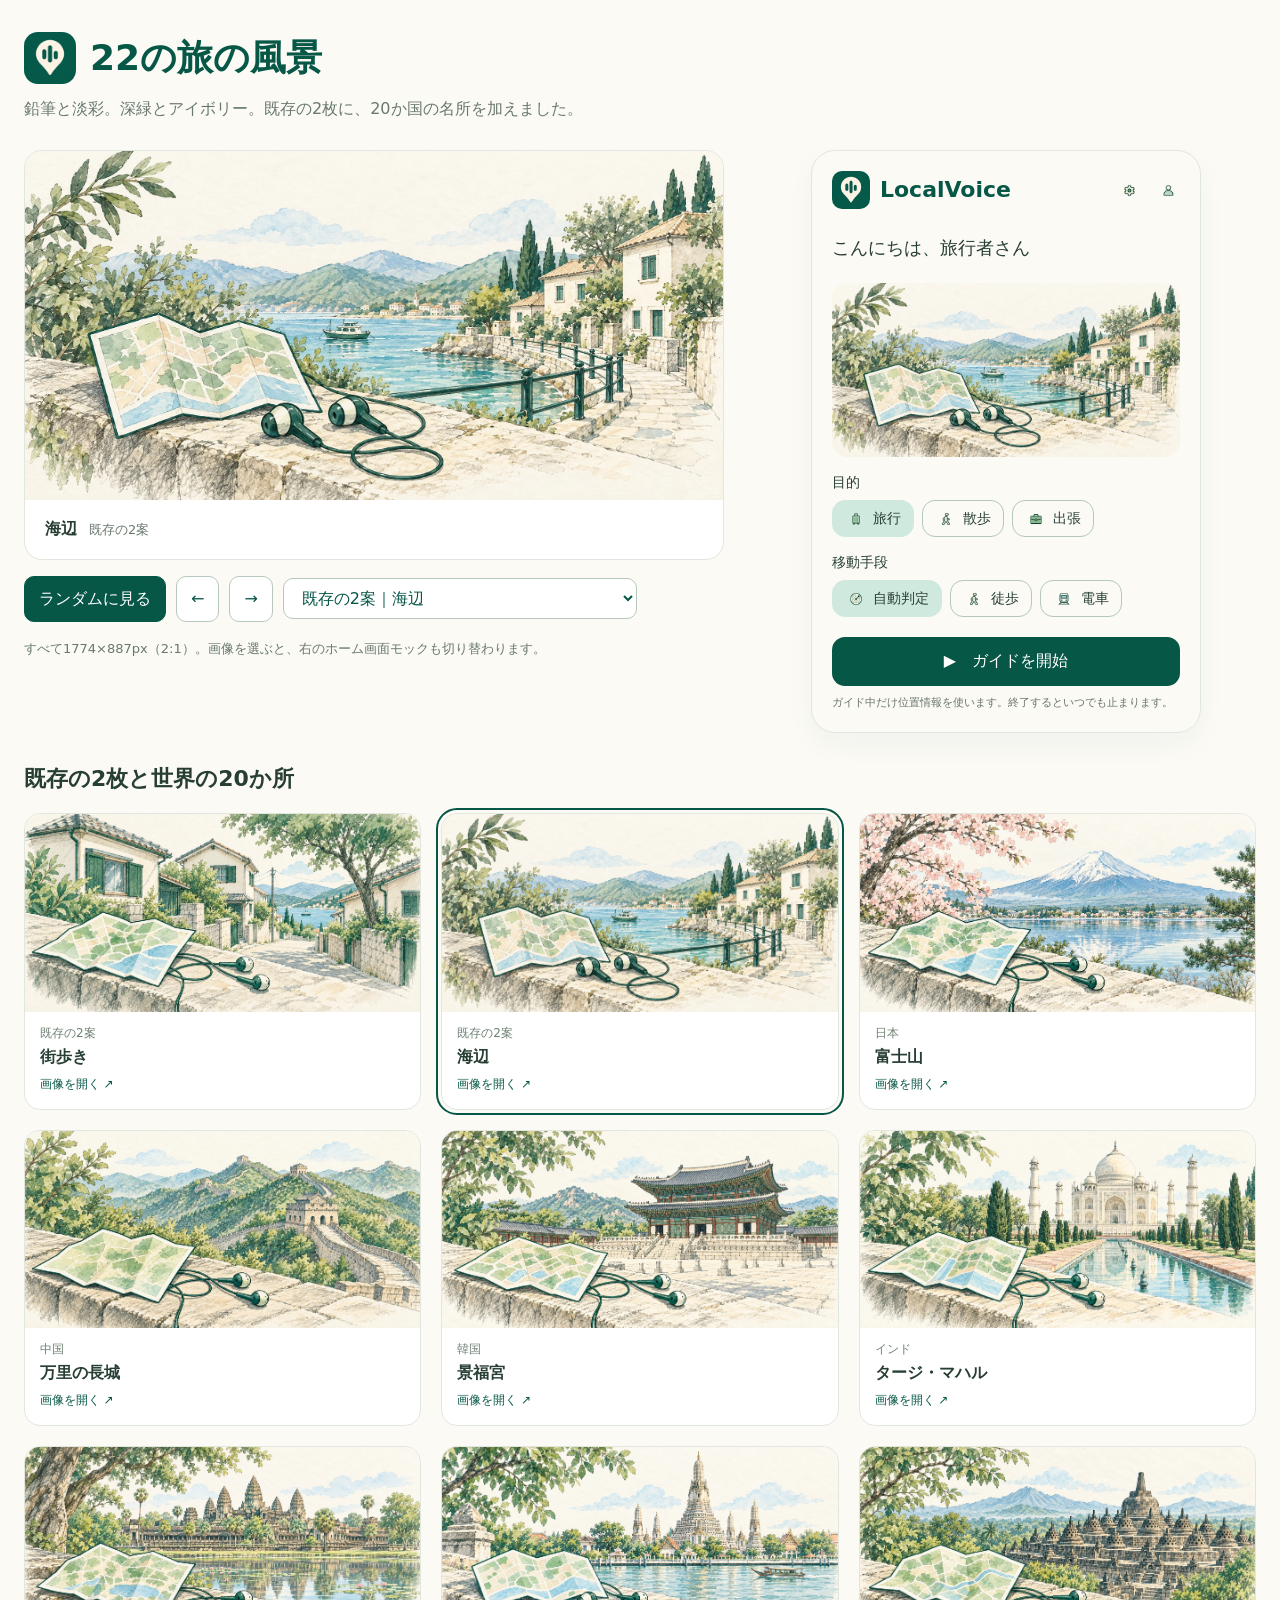
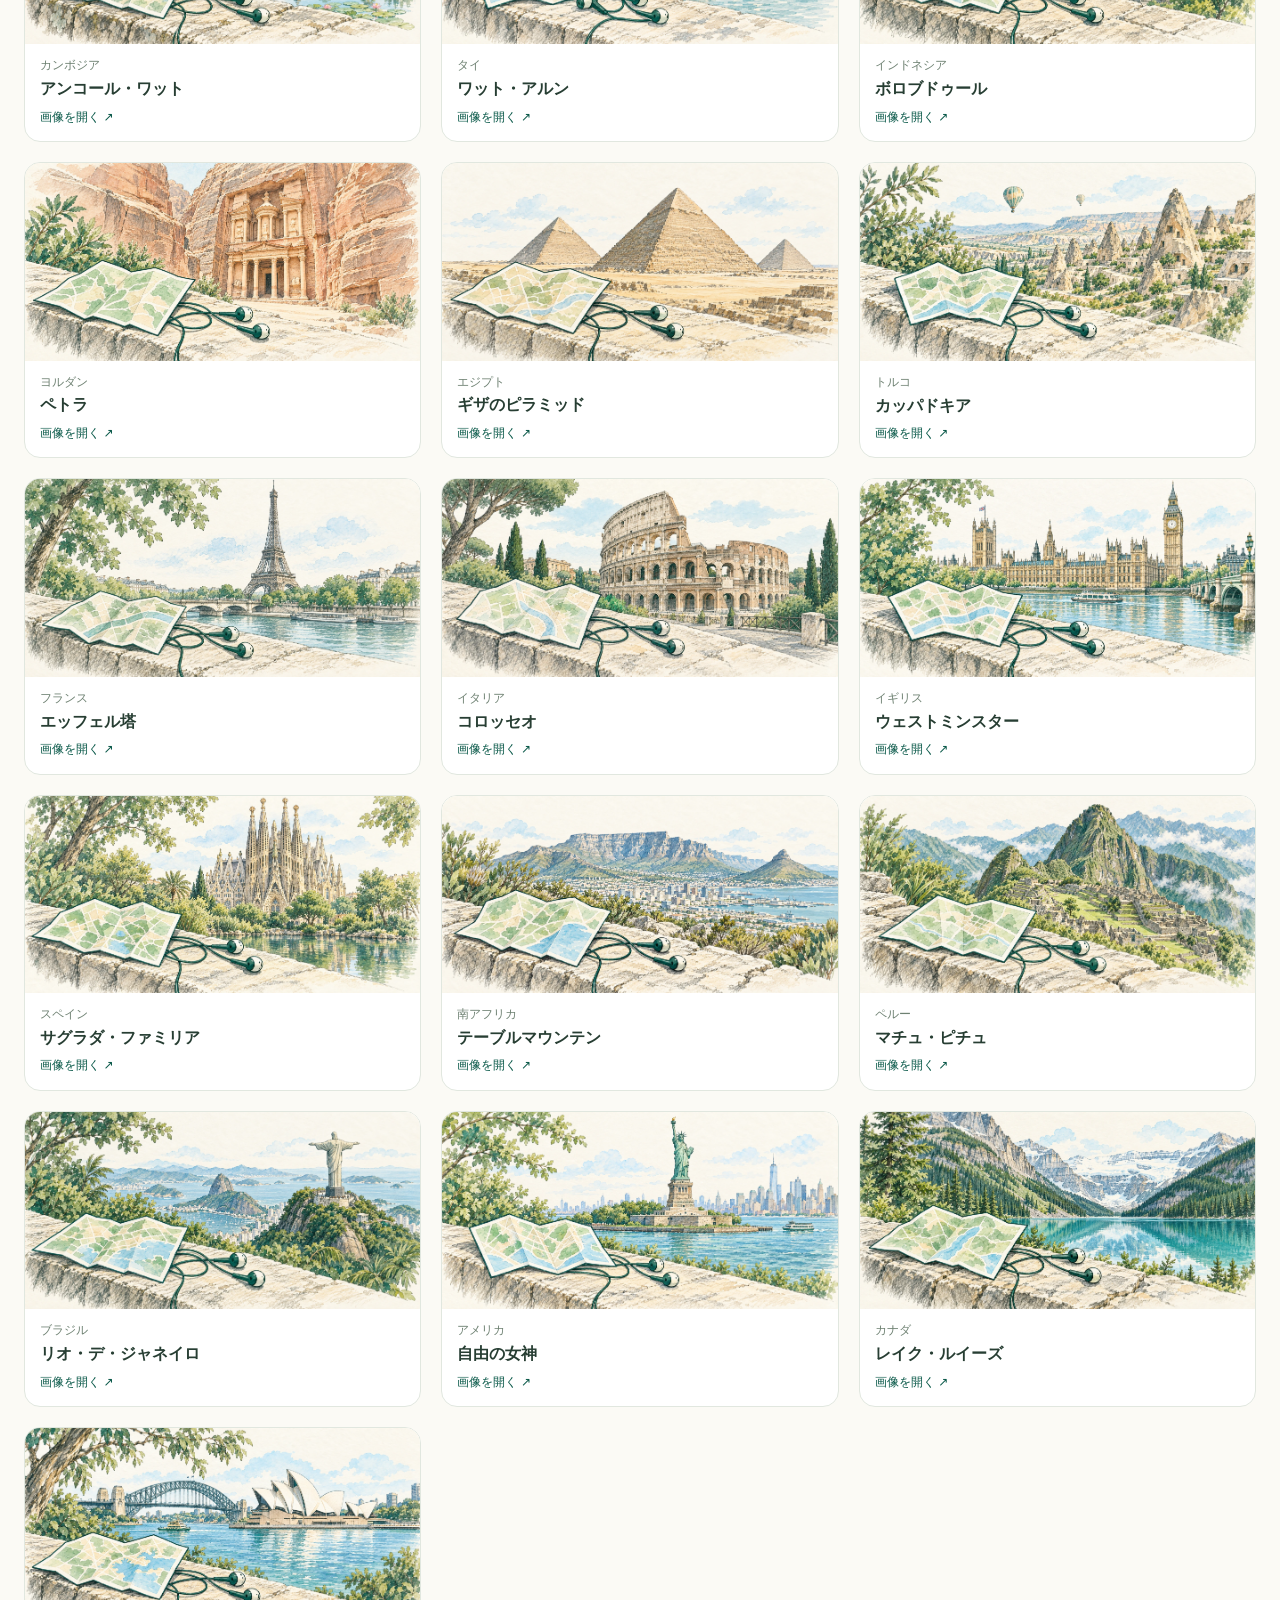
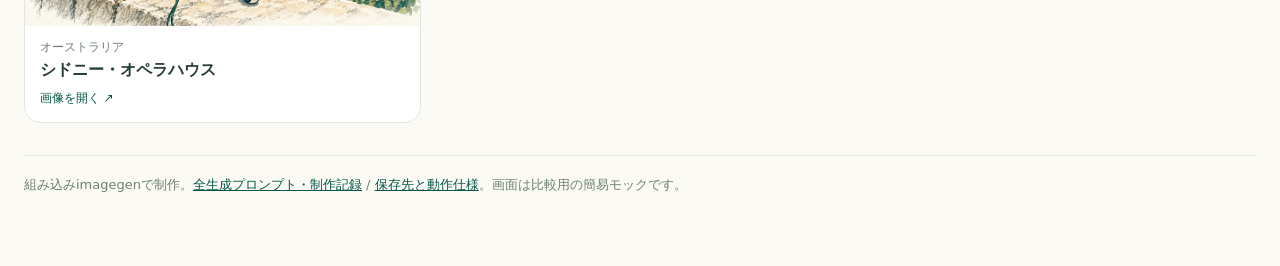
<file: docs/ui/asset-production/home-banners/index.html>
<!doctype html>
<html lang="ja">
<head><meta charset="utf-8"><meta name="viewport" content="width=device-width,initial-scale=1"><title>LocalVoice｜22の旅の風景</title>
<style>
:root{--green:#075747;--sage:#739c85;--paper:#fbfaf5;--mint:#cfe9df;--line:#e1e7df}
*{box-sizing:border-box}body{margin:0;background:var(--paper);color:#273e33;font:16px/1.65 system-ui,"Yu Gothic",sans-serif}main{max-width:1280px;margin:auto;padding:32px 24px 70px}
.head{display:flex;gap:14px;align-items:center}.head img{width:52px;height:52px;border-radius:14px}h1{font-size:clamp(24px,4vw,36px);line-height:1.3;margin:0;color:var(--green)}h2{font-size:22px;margin:28px 0 16px}.intro{color:#69796e;margin:12px 0 28px}.overview{display:grid;grid-template-columns:minmax(0,1.4fr) minmax(300px,1fr);gap:32px;align-items:start}
.large{border-radius:18px;overflow:hidden;border:1px solid var(--line);background:white}.large img{display:block;width:100%;aspect-ratio:2;object-fit:cover}.caption{padding:16px 20px;font-weight:650}.caption small{font-size:13px;font-weight:400;color:#69796e;margin-left:12px}
.controls{display:flex;gap:10px;align-items:center;flex-wrap:wrap;margin:16px 0}button,select{font:inherit;cursor:pointer;border:1px solid #b7c9be;border-radius:10px;padding:9px 14px;background:white;color:var(--green)}button:focus-visible,a:focus-visible,select:focus-visible{outline:3px solid var(--sage);outline-offset:3px}button.primary{background:var(--green);color:white;border-color:var(--green)}
.phone{width:390px;max-width:100%;margin:auto;border:1px solid var(--line);border-radius:24px;padding:20px;background:var(--paper);box-shadow:0 12px 28px #0757470a}.bar{display:flex;align-items:center;gap:10px;color:var(--green);font-weight:700;font-size:22px;margin-bottom:24px}.bar img{width:38px;height:38px;border-radius:10px}.bar .actions{margin-left:auto;display:flex;gap:16px}.bar .actions img{width:23px;height:23px;border-radius:0}.hello{font-size:18px;margin:0 0 20px}.banner{width:100%;aspect-ratio:2;object-fit:cover;border-radius:16px;display:block}.section{font-size:14px;margin:14px 0 6px}.chips{display:flex;gap:8px;flex-wrap:wrap}.chip{display:flex;gap:6px;align-items:center;border:1px solid #b4c8bd;border-radius:13px;padding:6px 12px;font-size:14px}.chip.selected{background:var(--mint);border-color:var(--mint)}.chip img{width:22px;height:22px}.phone .start{background:var(--green);color:white;text-align:center;border-radius:13px;padding:11px;margin-top:20px}.notice{font-size:11px;color:#67746a;margin-top:8px}
.grid{display:grid;grid-template-columns:repeat(3,minmax(0,1fr));gap:20px}.tile{overflow:hidden;border-radius:16px;background:white;border:1px solid var(--line)}.tile button{display:block;width:100%;border:none;border-radius:0;padding:0;overflow:hidden}.tile img{display:block;width:100%;aspect-ratio:2;object-fit:cover}.tile figcaption{padding:12px 15px}.country{font-size:12px;color:#6e8172}.title{font-size:16px;font-weight:650}.tile.selected{outline:2px solid var(--green);outline-offset:3px}.download{font-size:12px;color:var(--green);text-decoration:none}figure{margin:0}footer{border-top:1px solid var(--line);margin-top:32px;padding-top:18px;color:#6e8172;font-size:13px}footer a{color:var(--green)}
@media(max-width:950px){.overview{grid-template-columns:1fr}.grid{grid-template-columns:repeat(2,minmax(0,1fr))}}@media(max-width:550px){main{padding:22px 16px 40px}.grid{grid-template-columns:1fr}.phone{padding:18px}.bar{font-size:20px}}
</style></head>
<body><main>
<div class="head"><img src="../../../../app/assets/branding/app-icon.png" alt=""><h1>22の旅の風景</h1></div>
<p class="intro">鉛筆と淡彩。深緑とアイボリー。既存の2枚に、20か国の名所を加えました。</p>
<div class="overview"><section>
<div class="large"><a id="full-image" href="../../../../app/assets/s1/home_banners/pencil-coast.webp" target="_blank"><img id="large-image" src="../../../../app/assets/s1/home_banners/pencil-coast.webp" alt="海辺"></a><div class="caption"><span id="label">海辺</span><small id="country">既存の2案</small></div></div>
<div class="controls"><button class="primary" id="random" type="button">ランダムに見る</button><button id="prev" type="button" aria-label="前の画像">←</button><button id="next" type="button" aria-label="次の画像">→</button><select id="select" aria-label="風景を選ぶ"><option value="0">既存の2案｜街歩き</option><option value="1" selected>既存の2案｜海辺</option><option value="2">日本｜富士山</option><option value="3">中国｜万里の長城</option><option value="4">韓国｜景福宮</option><option value="5">インド｜タージ・マハル</option><option value="6">カンボジア｜アンコール・ワット</option><option value="7">タイ｜ワット・アルン</option><option value="8">インドネシア｜ボロブドゥール</option><option value="9">ヨルダン｜ペトラ</option><option value="10">エジプト｜ギザのピラミッド</option><option value="11">トルコ｜カッパドキア</option><option value="12">フランス｜エッフェル塔</option><option value="13">イタリア｜コロッセオ</option><option value="14">イギリス｜ウェストミンスター</option><option value="15">スペイン｜サグラダ・ファミリア</option><option value="16">南アフリカ｜テーブルマウンテン</option><option value="17">ペルー｜マチュ・ピチュ</option><option value="18">ブラジル｜リオ・デ・ジャネイロ</option><option value="19">アメリカ｜自由の女神</option><option value="20">カナダ｜レイク・ルイーズ</option><option value="21">オーストラリア｜シドニー・オペラハウス</option></select></div>
<p class="intro" style="font-size:13px">すべて1774×887px（2:1）。画像を選ぶと、右のホーム画面モックも切り替わります。</p>
</section><section aria-label="ホーム画面の表示モック"><div class="phone">
<div class="bar"><img src="../../../../app/assets/branding/app-icon.png" alt="">LocalVoice<div class="actions"><img src="../../../../app/assets/s1/icons/settings.png" alt="設定"><img src="../../../../app/assets/s1/icons/account.png" alt="アカウント"></div></div>
<p class="hello">こんにちは、旅行者さん</p><img class="banner" id="phone-image" src="../../../../app/assets/s1/home_banners/pencil-coast.webp" alt="海辺">
<p class="section">目的</p><div class="chips"><span class="chip selected"><img src="../../../../app/assets/s1/icons/travel.png" alt="">旅行</span><span class="chip"><img src="../../../../app/assets/s1/icons/walk.png" alt="">散歩</span><span class="chip"><img src="../../../../app/assets/s1/icons/business.png" alt="">出張</span></div>
<p class="section">移動手段</p><div class="chips"><span class="chip selected"><img src="../../../../app/assets/s1/icons/auto-transport.png" alt="">自動判定</span><span class="chip"><img src="../../../../app/assets/s1/icons/walk.png" alt="">徒歩</span><span class="chip"><img src="../../../../app/assets/s1/icons/train.png" alt="">電車</span></div>
<div class="start">▶　ガイドを開始</div><div class="notice">ガイド中だけ位置情報を使います。終了するといつでも止まります。</div>
</div></section></div>
<h2>既存の2枚と世界の20か所</h2>
<div class="grid"><figure class="tile" data-index="0"><button type="button" data-pick="0" aria-label="既存の2案の街歩きを表示"><img src="../../../../app/assets/s1/home_banners/pencil-neighborhood.webp" alt="街歩き" loading="lazy"></button><figcaption><div class="country">既存の2案</div><div class="title">街歩き</div><a class="download" href="../../../../app/assets/s1/home_banners/pencil-neighborhood.webp" target="_blank">画像を開く ↗</a></figcaption></figure>
<figure class="tile selected" data-index="1"><button type="button" data-pick="1" aria-label="既存の2案の海辺を表示"><img src="../../../../app/assets/s1/home_banners/pencil-coast.webp" alt="海辺" loading="lazy"></button><figcaption><div class="country">既存の2案</div><div class="title">海辺</div><a class="download" href="../../../../app/assets/s1/home_banners/pencil-coast.webp" target="_blank">画像を開く ↗</a></figcaption></figure>
<figure class="tile" data-index="2"><button type="button" data-pick="2" aria-label="日本の富士山を表示"><img src="../../../../app/assets/s1/home_banners/japan-fuji.webp" alt="富士山" loading="lazy"></button><figcaption><div class="country">日本</div><div class="title">富士山</div><a class="download" href="../../../../app/assets/s1/home_banners/japan-fuji.webp" target="_blank">画像を開く ↗</a></figcaption></figure>
<figure class="tile" data-index="3"><button type="button" data-pick="3" aria-label="中国の万里の長城を表示"><img src="../../../../app/assets/s1/home_banners/china-great-wall.webp" alt="万里の長城" loading="lazy"></button><figcaption><div class="country">中国</div><div class="title">万里の長城</div><a class="download" href="../../../../app/assets/s1/home_banners/china-great-wall.webp" target="_blank">画像を開く ↗</a></figcaption></figure>
<figure class="tile" data-index="4"><button type="button" data-pick="4" aria-label="韓国の景福宮を表示"><img src="../../../../app/assets/s1/home_banners/korea-gyeongbokgung.webp" alt="景福宮" loading="lazy"></button><figcaption><div class="country">韓国</div><div class="title">景福宮</div><a class="download" href="../../../../app/assets/s1/home_banners/korea-gyeongbokgung.webp" target="_blank">画像を開く ↗</a></figcaption></figure>
<figure class="tile" data-index="5"><button type="button" data-pick="5" aria-label="インドのタージ・マハルを表示"><img src="../../../../app/assets/s1/home_banners/india-taj-mahal.webp" alt="タージ・マハル" loading="lazy"></button><figcaption><div class="country">インド</div><div class="title">タージ・マハル</div><a class="download" href="../../../../app/assets/s1/home_banners/india-taj-mahal.webp" target="_blank">画像を開く ↗</a></figcaption></figure>
<figure class="tile" data-index="6"><button type="button" data-pick="6" aria-label="カンボジアのアンコール・ワットを表示"><img src="../../../../app/assets/s1/home_banners/cambodia-angkor-wat.webp" alt="アンコール・ワット" loading="lazy"></button><figcaption><div class="country">カンボジア</div><div class="title">アンコール・ワット</div><a class="download" href="../../../../app/assets/s1/home_banners/cambodia-angkor-wat.webp" target="_blank">画像を開く ↗</a></figcaption></figure>
<figure class="tile" data-index="7"><button type="button" data-pick="7" aria-label="タイのワット・アルンを表示"><img src="../../../../app/assets/s1/home_banners/thailand-wat-arun.webp" alt="ワット・アルン" loading="lazy"></button><figcaption><div class="country">タイ</div><div class="title">ワット・アルン</div><a class="download" href="../../../../app/assets/s1/home_banners/thailand-wat-arun.webp" target="_blank">画像を開く ↗</a></figcaption></figure>
<figure class="tile" data-index="8"><button type="button" data-pick="8" aria-label="インドネシアのボロブドゥールを表示"><img src="../../../../app/assets/s1/home_banners/indonesia-borobudur.webp" alt="ボロブドゥール" loading="lazy"></button><figcaption><div class="country">インドネシア</div><div class="title">ボロブドゥール</div><a class="download" href="../../../../app/assets/s1/home_banners/indonesia-borobudur.webp" target="_blank">画像を開く ↗</a></figcaption></figure>
<figure class="tile" data-index="9"><button type="button" data-pick="9" aria-label="ヨルダンのペトラを表示"><img src="../../../../app/assets/s1/home_banners/jordan-petra.webp" alt="ペトラ" loading="lazy"></button><figcaption><div class="country">ヨルダン</div><div class="title">ペトラ</div><a class="download" href="../../../../app/assets/s1/home_banners/jordan-petra.webp" target="_blank">画像を開く ↗</a></figcaption></figure>
<figure class="tile" data-index="10"><button type="button" data-pick="10" aria-label="エジプトのギザのピラミッドを表示"><img src="../../../../app/assets/s1/home_banners/egypt-giza.webp" alt="ギザのピラミッド" loading="lazy"></button><figcaption><div class="country">エジプト</div><div class="title">ギザのピラミッド</div><a class="download" href="../../../../app/assets/s1/home_banners/egypt-giza.webp" target="_blank">画像を開く ↗</a></figcaption></figure>
<figure class="tile" data-index="11"><button type="button" data-pick="11" aria-label="トルコのカッパドキアを表示"><img src="../../../../app/assets/s1/home_banners/turkey-cappadocia.webp" alt="カッパドキア" loading="lazy"></button><figcaption><div class="country">トルコ</div><div class="title">カッパドキア</div><a class="download" href="../../../../app/assets/s1/home_banners/turkey-cappadocia.webp" target="_blank">画像を開く ↗</a></figcaption></figure>
<figure class="tile" data-index="12"><button type="button" data-pick="12" aria-label="フランスのエッフェル塔を表示"><img src="../../../../app/assets/s1/home_banners/france-eiffel.webp" alt="エッフェル塔" loading="lazy"></button><figcaption><div class="country">フランス</div><div class="title">エッフェル塔</div><a class="download" href="../../../../app/assets/s1/home_banners/france-eiffel.webp" target="_blank">画像を開く ↗</a></figcaption></figure>
<figure class="tile" data-index="13"><button type="button" data-pick="13" aria-label="イタリアのコロッセオを表示"><img src="../../../../app/assets/s1/home_banners/italy-colosseum.webp" alt="コロッセオ" loading="lazy"></button><figcaption><div class="country">イタリア</div><div class="title">コロッセオ</div><a class="download" href="../../../../app/assets/s1/home_banners/italy-colosseum.webp" target="_blank">画像を開く ↗</a></figcaption></figure>
<figure class="tile" data-index="14"><button type="button" data-pick="14" aria-label="イギリスのウェストミンスターを表示"><img src="../../../../app/assets/s1/home_banners/uk-westminster.webp" alt="ウェストミンスター" loading="lazy"></button><figcaption><div class="country">イギリス</div><div class="title">ウェストミンスター</div><a class="download" href="../../../../app/assets/s1/home_banners/uk-westminster.webp" target="_blank">画像を開く ↗</a></figcaption></figure>
<figure class="tile" data-index="15"><button type="button" data-pick="15" aria-label="スペインのサグラダ・ファミリアを表示"><img src="../../../../app/assets/s1/home_banners/spain-sagrada-familia.webp" alt="サグラダ・ファミリア" loading="lazy"></button><figcaption><div class="country">スペイン</div><div class="title">サグラダ・ファミリア</div><a class="download" href="../../../../app/assets/s1/home_banners/spain-sagrada-familia.webp" target="_blank">画像を開く ↗</a></figcaption></figure>
<figure class="tile" data-index="16"><button type="button" data-pick="16" aria-label="南アフリカのテーブルマウンテンを表示"><img src="../../../../app/assets/s1/home_banners/south-africa-table-mountain.webp" alt="テーブルマウンテン" loading="lazy"></button><figcaption><div class="country">南アフリカ</div><div class="title">テーブルマウンテン</div><a class="download" href="../../../../app/assets/s1/home_banners/south-africa-table-mountain.webp" target="_blank">画像を開く ↗</a></figcaption></figure>
<figure class="tile" data-index="17"><button type="button" data-pick="17" aria-label="ペルーのマチュ・ピチュを表示"><img src="../../../../app/assets/s1/home_banners/peru-machu-picchu.webp" alt="マチュ・ピチュ" loading="lazy"></button><figcaption><div class="country">ペルー</div><div class="title">マチュ・ピチュ</div><a class="download" href="../../../../app/assets/s1/home_banners/peru-machu-picchu.webp" target="_blank">画像を開く ↗</a></figcaption></figure>
<figure class="tile" data-index="18"><button type="button" data-pick="18" aria-label="ブラジルのリオ・デ・ジャネイロを表示"><img src="../../../../app/assets/s1/home_banners/brazil-rio.webp" alt="リオ・デ・ジャネイロ" loading="lazy"></button><figcaption><div class="country">ブラジル</div><div class="title">リオ・デ・ジャネイロ</div><a class="download" href="../../../../app/assets/s1/home_banners/brazil-rio.webp" target="_blank">画像を開く ↗</a></figcaption></figure>
<figure class="tile" data-index="19"><button type="button" data-pick="19" aria-label="アメリカの自由の女神を表示"><img src="../../../../app/assets/s1/home_banners/usa-liberty.webp" alt="自由の女神" loading="lazy"></button><figcaption><div class="country">アメリカ</div><div class="title">自由の女神</div><a class="download" href="../../../../app/assets/s1/home_banners/usa-liberty.webp" target="_blank">画像を開く ↗</a></figcaption></figure>
<figure class="tile" data-index="20"><button type="button" data-pick="20" aria-label="カナダのレイク・ルイーズを表示"><img src="../../../../app/assets/s1/home_banners/canada-lake-louise.webp" alt="レイク・ルイーズ" loading="lazy"></button><figcaption><div class="country">カナダ</div><div class="title">レイク・ルイーズ</div><a class="download" href="../../../../app/assets/s1/home_banners/canada-lake-louise.webp" target="_blank">画像を開く ↗</a></figcaption></figure>
<figure class="tile" data-index="21"><button type="button" data-pick="21" aria-label="オーストラリアのシドニー・オペラハウスを表示"><img src="../../../../app/assets/s1/home_banners/australia-sydney.webp" alt="シドニー・オペラハウス" loading="lazy"></button><figcaption><div class="country">オーストラリア</div><div class="title">シドニー・オペラハウス</div><a class="download" href="../../../../app/assets/s1/home_banners/australia-sydney.webp" target="_blank">画像を開く ↗</a></figcaption></figure></div>
<footer>組み込みimagegenで制作。<a href="manifest.json">全生成プロンプト・制作記録</a> / <a href="README.md">保存先と動作仕様</a>。画面は比較用の簡易モックです。</footer>
</main><script>
const items=[{"file":"pencil-neighborhood.webp","country":"既存の2案","label":"街歩き"},{"file":"pencil-coast.webp","country":"既存の2案","label":"海辺"},{"file":"japan-fuji.webp","country":"日本","label":"富士山"},{"file":"china-great-wall.webp","country":"中国","label":"万里の長城"},{"file":"korea-gyeongbokgung.webp","country":"韓国","label":"景福宮"},{"file":"india-taj-mahal.webp","country":"インド","label":"タージ・マハル"},{"file":"cambodia-angkor-wat.webp","country":"カンボジア","label":"アンコール・ワット"},{"file":"thailand-wat-arun.webp","country":"タイ","label":"ワット・アルン"},{"file":"indonesia-borobudur.webp","country":"インドネシア","label":"ボロブドゥール"},{"file":"jordan-petra.webp","country":"ヨルダン","label":"ペトラ"},{"file":"egypt-giza.webp","country":"エジプト","label":"ギザのピラミッド"},{"file":"turkey-cappadocia.webp","country":"トルコ","label":"カッパドキア"},{"file":"france-eiffel.webp","country":"フランス","label":"エッフェル塔"},{"file":"italy-colosseum.webp","country":"イタリア","label":"コロッセオ"},{"file":"uk-westminster.webp","country":"イギリス","label":"ウェストミンスター"},{"file":"spain-sagrada-familia.webp","country":"スペイン","label":"サグラダ・ファミリア"},{"file":"south-africa-table-mountain.webp","country":"南アフリカ","label":"テーブルマウンテン"},{"file":"peru-machu-picchu.webp","country":"ペルー","label":"マチュ・ピチュ"},{"file":"brazil-rio.webp","country":"ブラジル","label":"リオ・デ・ジャネイロ"},{"file":"usa-liberty.webp","country":"アメリカ","label":"自由の女神"},{"file":"canada-lake-louise.webp","country":"カナダ","label":"レイク・ルイーズ"},{"file":"australia-sydney.webp","country":"オーストラリア","label":"シドニー・オペラハウス"}],base="../../../../app/assets/s1/home_banners/";let selected=1;
function show(index){selected=(index+items.length)%items.length;const item=items[selected],src=base+item.file;for(const id of ['large-image','phone-image']){const img=document.getElementById(id);img.src=src;img.alt=item.label;}document.getElementById('full-image').href=src;document.getElementById('label').textContent=item.label;document.getElementById('country').textContent=item.country;document.getElementById('select').value=String(selected);document.querySelectorAll('.tile').forEach((tile,i)=>tile.classList.toggle('selected',i===selected));}
document.getElementById('random').onclick=()=>{let index=Math.floor(Math.random()*(items.length-1));if(index>=selected)index++;show(index);};document.getElementById('prev').onclick=()=>show(selected-1);document.getElementById('next').onclick=()=>show(selected+1);document.getElementById('select').onchange=event=>show(Number(event.target.value));document.querySelectorAll('[data-pick]').forEach(button=>button.onclick=()=>show(Number(button.dataset.pick)));
</script></body></html>
</file>
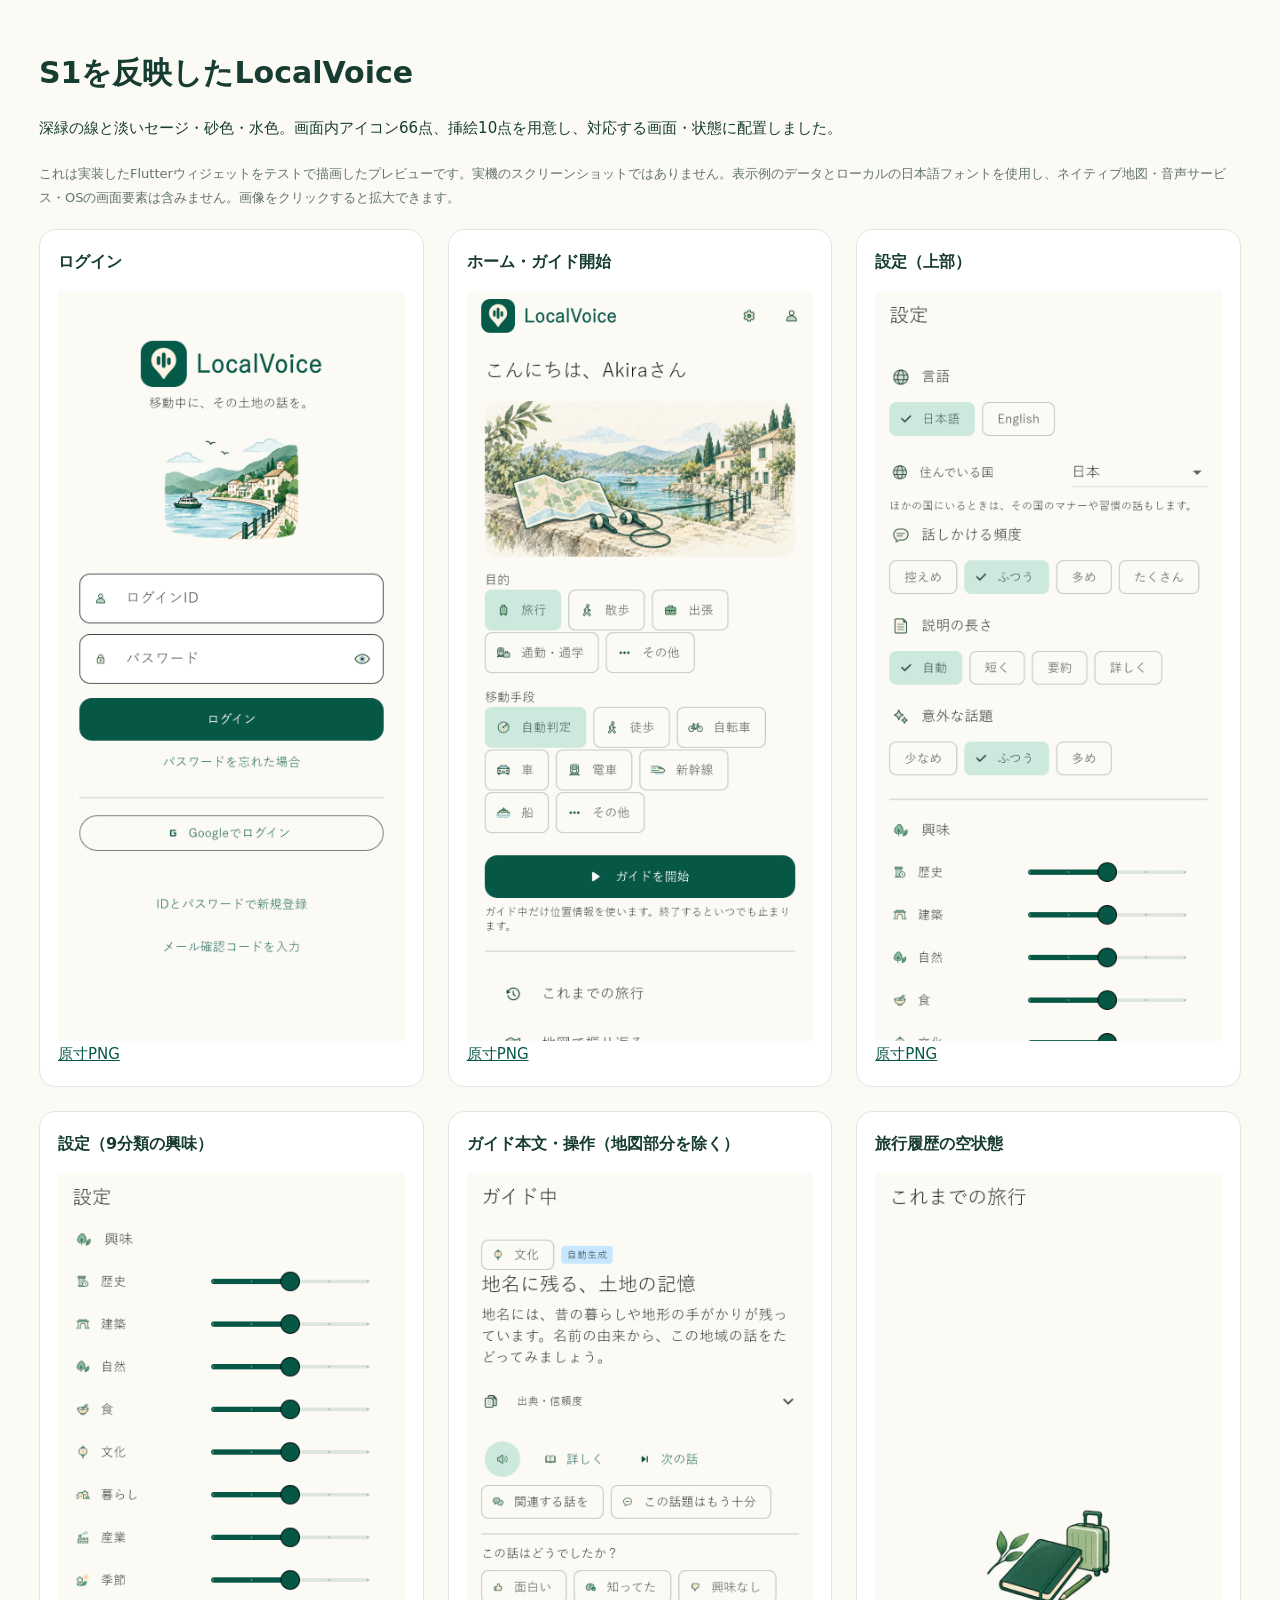
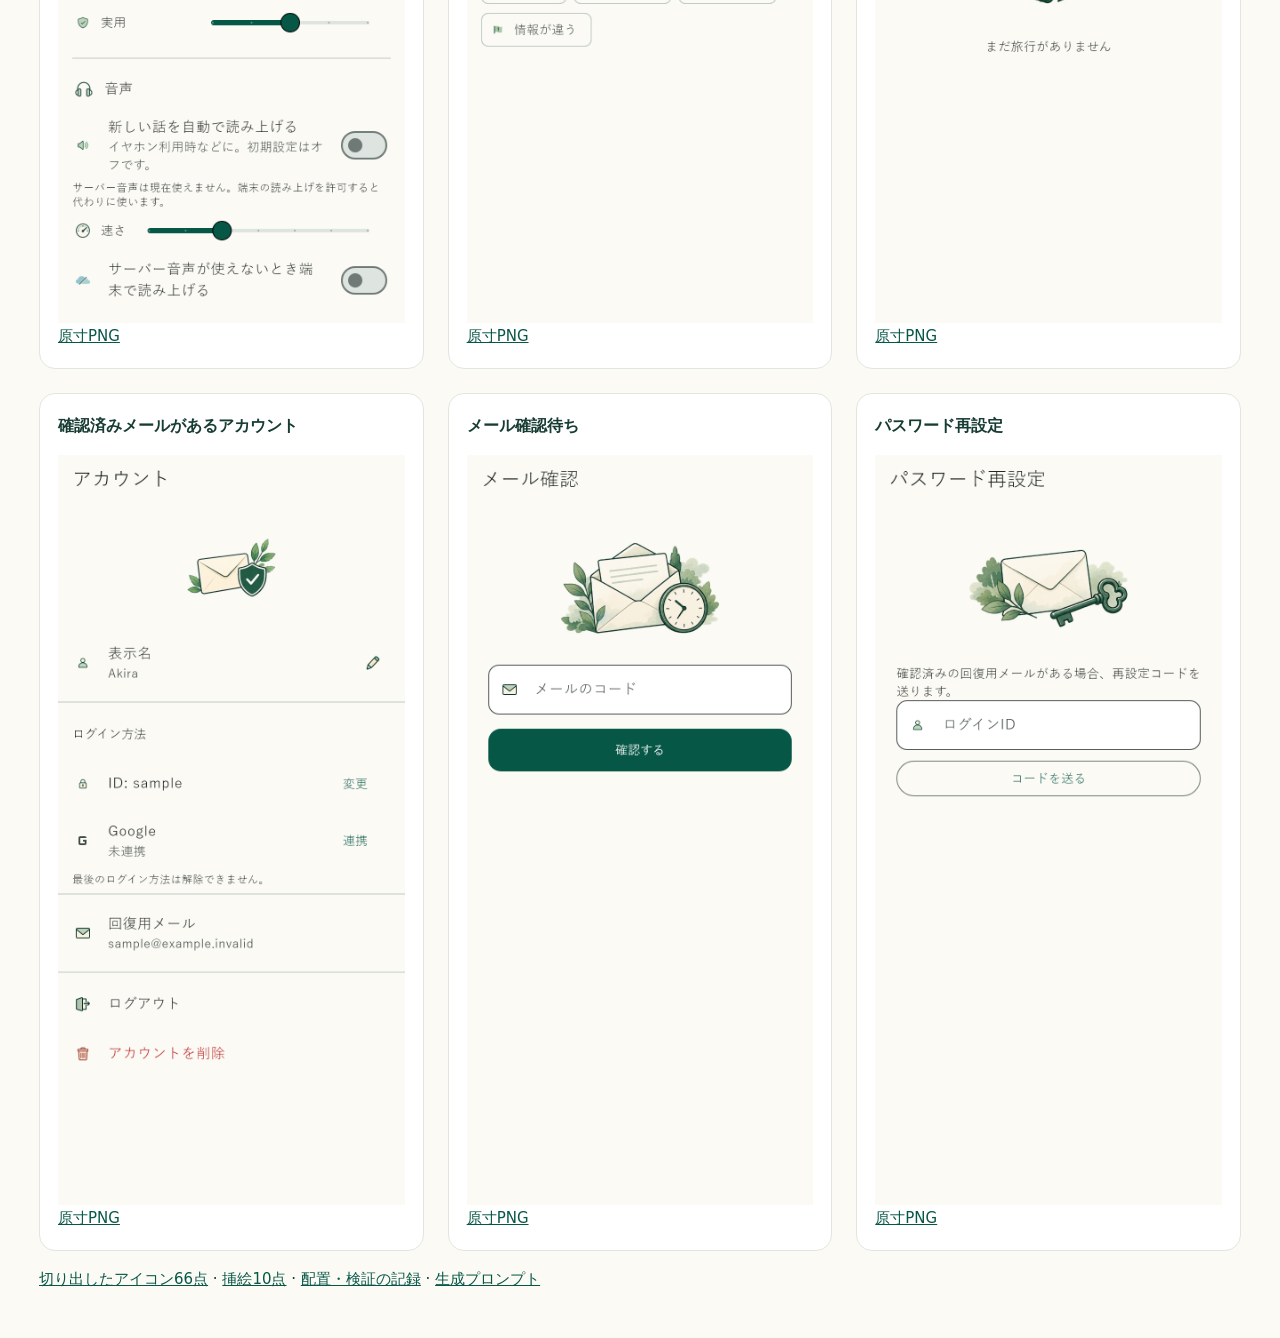
<file: docs/ui/asset-production/s1/index.html>
<!doctype html>
<html lang="ja"><head><meta charset="utf-8"><meta name="viewport" content="width=device-width, initial-scale=1"><title>LocalVoice S1 反映後の画面</title><link rel="icon" href="../../../branding/favicon.ico"><style>
*{box-sizing:border-box}body{margin:0;background:#fbfaf5;color:#173c32;font:15px/1.8 system-ui,"Yu Gothic",sans-serif}main{max-width:1250px;margin:auto;padding:30px 24px}h1{font-size:30px;line-height:1.5}h2{font-size:16px;margin:0 0 14px}.grid{display:grid;grid-template-columns:repeat(3,minmax(0,1fr));gap:24px}article{background:white;border:1px solid #e1e7df;padding:18px;border-radius:16px}.zoom{border:0;padding:0;background:#fbfaf5;display:block;width:100%;cursor:zoom-in}.zoom img{width:100%;height:auto;display:block}.note{font-size:13px;color:#617467;margin:20px 0}a{color:#075747}dialog{padding:0;border:0;border-radius:12px;max-width:96vw;max-height:94vh;background:#fbfaf5}dialog::backdrop{background:#12382ddd}.head{padding:12px;position:sticky;top:0;background:#fbfaf5;display:flex;align-items:center;gap:16px}.head strong{margin-right:auto}.head button{padding:6px 12px;cursor:pointer}.large{display:block;max-width:92vw;height:auto;margin:auto}button:focus-visible,a:focus-visible{outline:3px solid #b58632;outline-offset:4px}@media(max-width:900px){.grid{grid-template-columns:repeat(2,minmax(0,1fr))}}@media(max-width:520px){.grid{grid-template-columns:1fr}}
</style></head><body><main><h1>S1を反映したLocalVoice</h1><p>深緑の線と淡いセージ・砂色・水色。画面内アイコン66点、挿絵10点を用意し、対応する画面・状態に配置しました。</p><p class="note">これは実装したFlutterウィジェットをテストで描画したプレビューです。実機のスクリーンショットではありません。表示例のデータとローカルの日本語フォントを使用し、ネイティブ地図・音声サービス・OSの画面要素は含みません。画像をクリックすると拡大できます。</p><section class="grid"><article><h2>ログイン</h2><button class="zoom" data-src="screens/login.png" data-title="ログイン"><img src="screens/login.png" alt="ログイン" loading="lazy"></button><a href="screens/login.png">原寸PNG</a></article>
<article><h2>ホーム・ガイド開始</h2><button class="zoom" data-src="screens/home.png" data-title="ホーム・ガイド開始"><img src="screens/home.png" alt="ホーム・ガイド開始" loading="lazy"></button><a href="screens/home.png">原寸PNG</a></article>
<article><h2>設定（上部）</h2><button class="zoom" data-src="screens/preferences.png" data-title="設定（上部）"><img src="screens/preferences.png" alt="設定（上部）" loading="lazy"></button><a href="screens/preferences.png">原寸PNG</a></article>
<article><h2>設定（9分類の興味）</h2><button class="zoom" data-src="screens/preferences-interests.png" data-title="設定（9分類の興味）"><img src="screens/preferences-interests.png" alt="設定（9分類の興味）" loading="lazy"></button><a href="screens/preferences-interests.png">原寸PNG</a></article>
<article><h2>ガイド本文・操作（地図部分を除く）</h2><button class="zoom" data-src="screens/guide-story.png" data-title="ガイド本文・操作（地図部分を除く）"><img src="screens/guide-story.png" alt="ガイド本文・操作（地図部分を除く）" loading="lazy"></button><a href="screens/guide-story.png">原寸PNG</a></article>
<article><h2>旅行履歴の空状態</h2><button class="zoom" data-src="screens/history-empty.png" data-title="旅行履歴の空状態"><img src="screens/history-empty.png" alt="旅行履歴の空状態" loading="lazy"></button><a href="screens/history-empty.png">原寸PNG</a></article>
<article><h2>確認済みメールがあるアカウント</h2><button class="zoom" data-src="screens/account-verified.png" data-title="確認済みメールがあるアカウント"><img src="screens/account-verified.png" alt="確認済みメールがあるアカウント" loading="lazy"></button><a href="screens/account-verified.png">原寸PNG</a></article>
<article><h2>メール確認待ち</h2><button class="zoom" data-src="screens/email-pending.png" data-title="メール確認待ち"><img src="screens/email-pending.png" alt="メール確認待ち" loading="lazy"></button><a href="screens/email-pending.png">原寸PNG</a></article>
<article><h2>パスワード再設定</h2><button class="zoom" data-src="screens/password-reset.png" data-title="パスワード再設定"><img src="screens/password-reset.png" alt="パスワード再設定" loading="lazy"></button><a href="screens/password-reset.png">原寸PNG</a></article></section><p><a href="qa/icons-export-preview.png">切り出したアイコン66点</a> · <a href="qa/illustrations-export-preview.png">挿絵10点</a> · <a href="README.md">配置・検証の記録</a> · <a href="manifest.json">生成プロンプト</a></p></main><dialog id="viewer" aria-labelledby="caption"><div class="head"><strong id="caption"></strong><button id="close" type="button">閉じる</button></div><img id="large" class="large" alt=""></dialog><script>
const viewer=document.querySelector('#viewer');document.querySelectorAll('.zoom').forEach(b=>b.addEventListener('click',()=>{document.querySelector('#caption').textContent=b.dataset.title;const image=document.querySelector('#large');image.src=b.dataset.src;image.alt=b.dataset.title;viewer.showModal();}));document.querySelector('#close').addEventListener('click',()=>viewer.close());
</script></body></html>
</file>
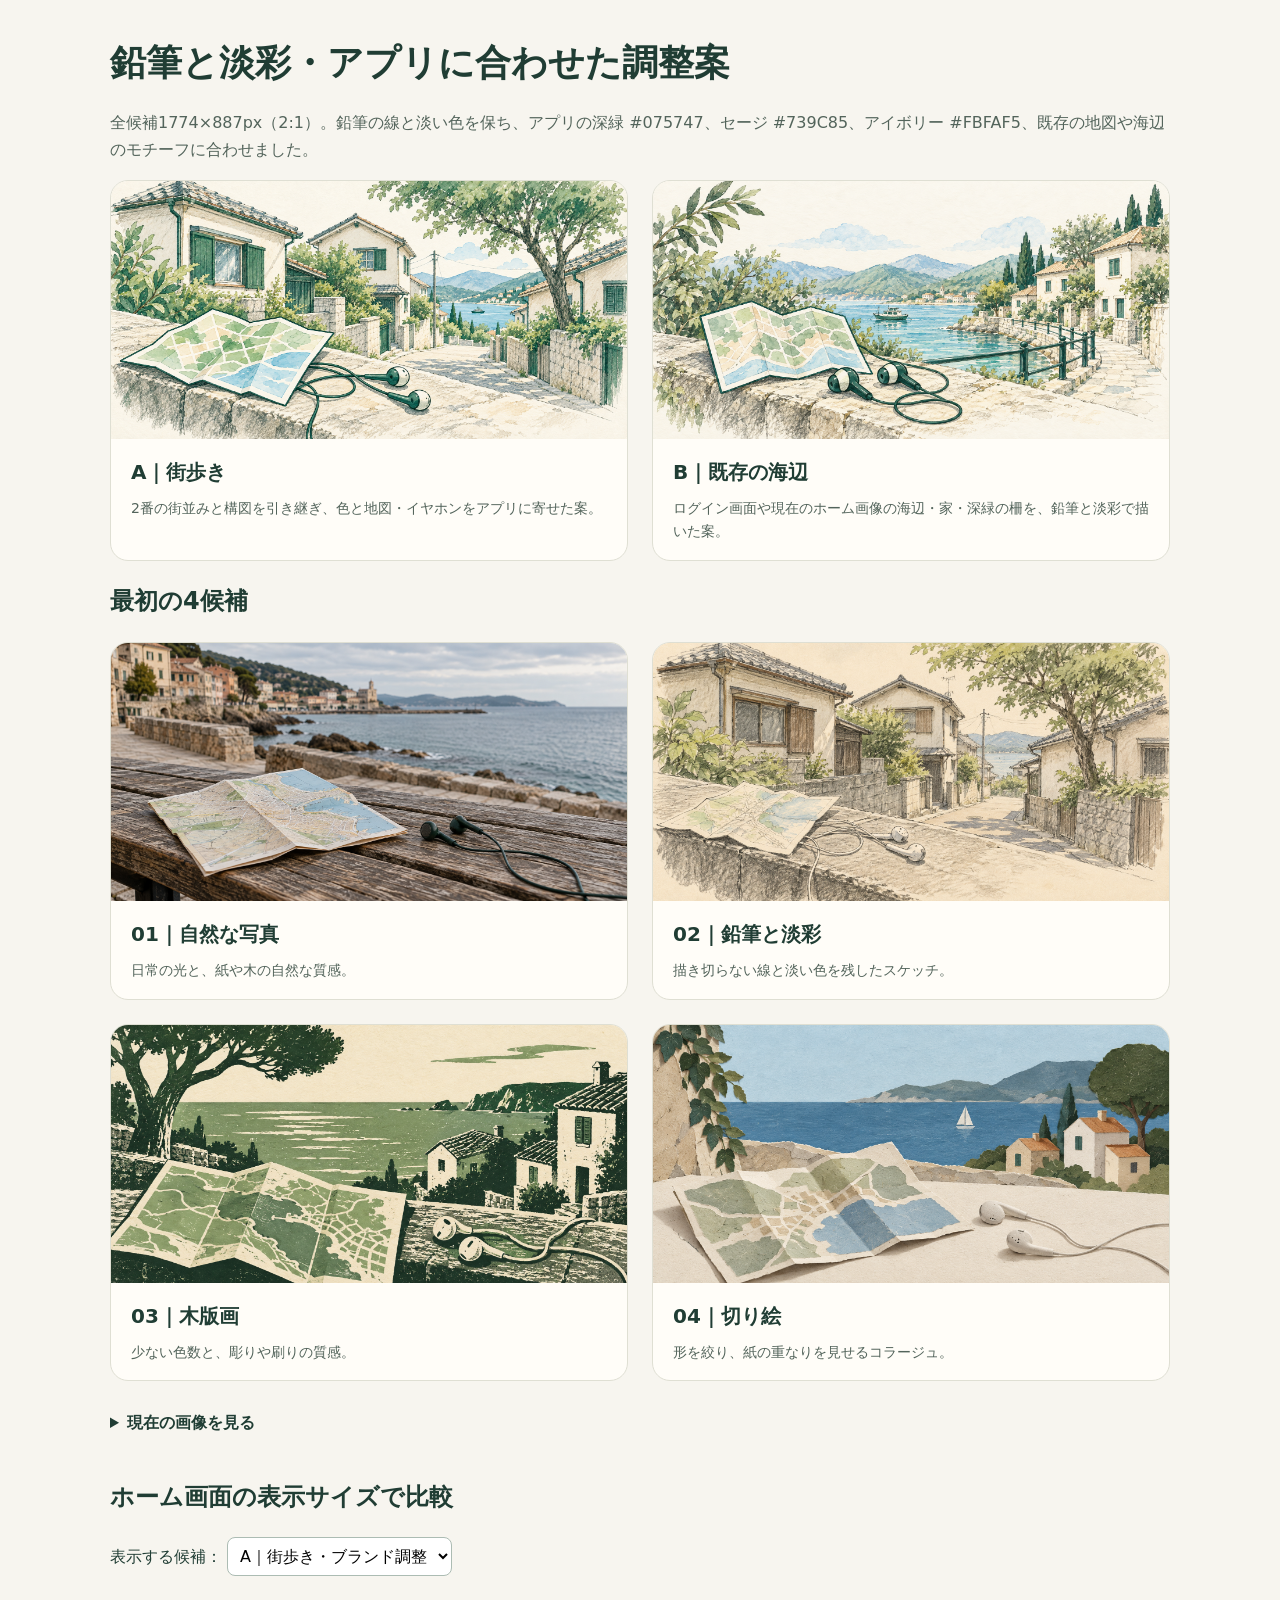
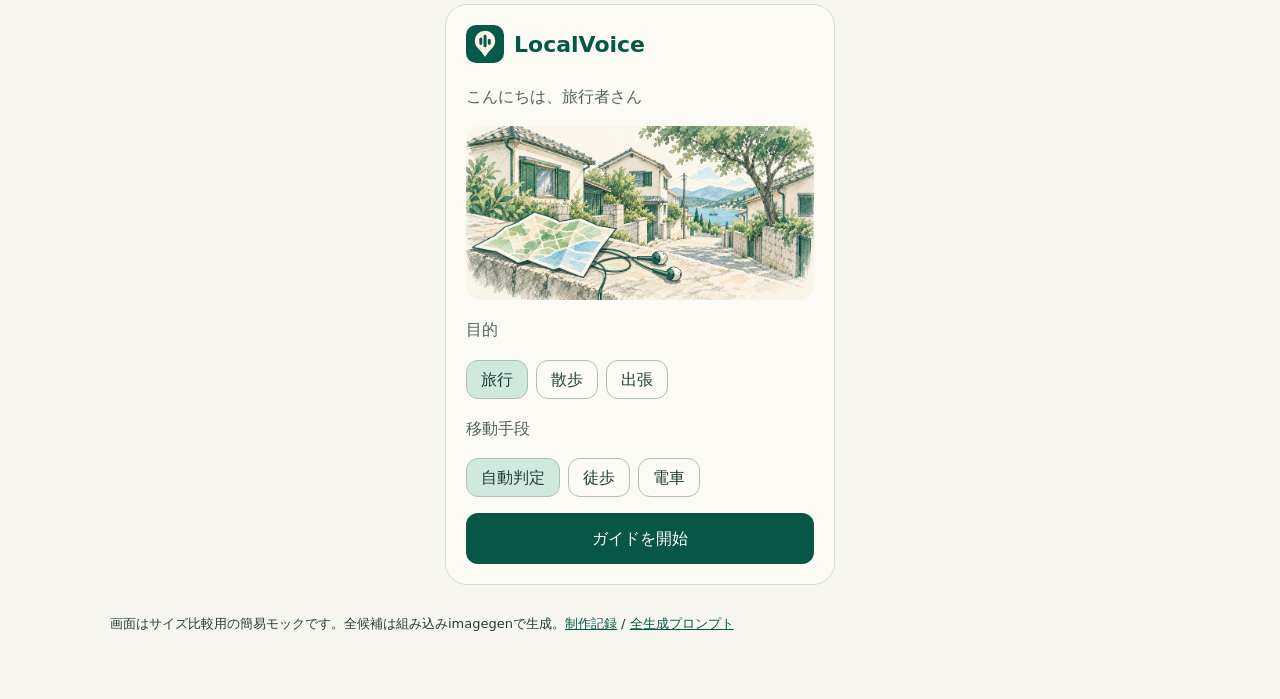
<file: docs/ui/asset-concepts/2026-10-10/home-banner-variants/index.html>
<!doctype html>
<html lang="ja"><meta charset="utf-8"><meta name="viewport" content="width=device-width,initial-scale=1">
<title>LocalVoice 鉛筆と淡彩・ブランド調整案</title>
<style>
*{box-sizing:border-box}body{margin:0;background:#f7f5ef;color:#203d34;font:16px/1.7 system-ui,"Yu Gothic",sans-serif}main{max-width:1100px;margin:auto;padding:32px 20px 64px}h1{font-size:clamp(24px,4vw,36px);margin:0}p{color:#53645b}.grid{display:grid;grid-template-columns:repeat(2,minmax(0,1fr));gap:24px}.card{background:#fffdf8;border:1px solid #dfdfd3;border-radius:18px;overflow:hidden}.card img{display:block;width:100%;aspect-ratio:2;object-fit:cover}.body{padding:16px 20px}.body h2{font-size:20px;margin:0 0 8px}.body p{margin:0;font-size:14px}a{color:#075747}.current{max-width:520px;margin:28px 0}summary{cursor:pointer;font-weight:600;margin-bottom:12px}.phone{max-width:390px;margin:28px auto;background:#fbfaf5;border:1px solid #d8ddd4;border-radius:22px;padding:20px}.phone header{font-size:22px;font-weight:700;color:#075747;margin-bottom:20px}.phone img{width:100%;aspect-ratio:2;object-fit:cover;border-radius:16px;display:block}.phone .chips{display:flex;gap:8px;margin:8px 0 16px}.phone .chips span{border:1px solid #aebfb6;border-radius:12px;padding:5px 14px}.phone button{border:0;border-radius:12px;background:#075747;color:white;width:100%;padding:12px;font:inherit}select{font:inherit;max-width:100%;border:1px solid #acbcb3;border-radius:8px;padding:8px;background:white}footer{margin-top:28px;font-size:13px}@media(max-width:680px){.grid{grid-template-columns:1fr}}
</style>
<main>
<h1>鉛筆と淡彩・アプリに合わせた調整案</h1>
<p>全候補1774×887px（2:1）。鉛筆の線と淡い色を保ち、アプリの深緑 #075747、セージ #739C85、アイボリー #FBFAF5、既存の地図や海辺のモチーフに合わせました。</p>
<div class="grid">
<article class="card"><a href="02a-pencil-brand.png" target="_blank"><img src="02a-pencil-brand.png" alt="A 鉛筆と淡彩・街歩き"></a><div class="body"><h2>A｜街歩き</h2><p>2番の街並みと構図を引き継ぎ、色と地図・イヤホンをアプリに寄せた案。</p></div></article>
<article class="card"><a href="02b-pencil-brand-coast.png" target="_blank"><img src="02b-pencil-brand-coast.png" alt="B 鉛筆と淡彩・既存の海辺"></a><div class="body"><h2>B｜既存の海辺</h2><p>ログイン画面や現在のホーム画像の海辺・家・深緑の柵を、鉛筆と淡彩で描いた案。</p></div></article>
</div>
<h2>最初の4候補</h2>
<div class="grid">
<article class="card"><a href="01-photo.png" target="_blank"><img src="01-photo.png" alt="自然な写真のバナー"></a><div class="body"><h2>01｜自然な写真</h2><p>日常の光と、紙や木の自然な質感。</p></div></article>
<article class="card"><a href="02-pencil.png" target="_blank"><img src="02-pencil.png" alt="鉛筆と淡彩のバナー"></a><div class="body"><h2>02｜鉛筆と淡彩</h2><p>描き切らない線と淡い色を残したスケッチ。</p></div></article>
<article class="card"><a href="03-woodcut.png" target="_blank"><img src="03-woodcut.png" alt="木版画のバナー"></a><div class="body"><h2>03｜木版画</h2><p>少ない色数と、彫りや刷りの質感。</p></div></article>
<article class="card"><a href="04-paper.png" target="_blank"><img src="04-paper.png" alt="切り絵のバナー"></a><div class="body"><h2>04｜切り絵</h2><p>形を絞り、紙の重なりを見せるコラージュ。</p></div></article>
</div>
<details class="current"><summary>現在の画像を見る</summary><article class="card"><img src="current-banner.png" alt="現在の水彩風バナー"></article></details>
<h2>ホーム画面の表示サイズで比較</h2>
<label for="variant">表示する候補：</label>
<select id="variant"><option value="02a-pencil-brand.png">A｜街歩き・ブランド調整</option><option value="02b-pencil-brand-coast.png">B｜海辺・ブランド調整</option><option value="02-pencil.png">02｜最初の鉛筆と淡彩</option><option value="current-banner.png">現在の画像</option><option value="01-photo.png">01｜自然な写真</option><option value="03-woodcut.png">03｜木版画</option><option value="04-paper.png">04｜切り絵</option></select>
<div class="phone"><header style="display:flex;align-items:center;gap:10px"><img src="../../../../../app/assets/branding/app-icon.png" alt="LocalVoiceアイコン" style="width:38px;height:38px;aspect-ratio:1;border-radius:10px">LocalVoice</header><p>こんにちは、旅行者さん</p><img id="home-preview" src="02a-pencil-brand.png" alt="選択したホーム画像"><p>目的</p><div class="chips"><span style="background:#cfe9df">旅行</span><span>散歩</span><span>出張</span></div><p>移動手段</p><div class="chips"><span style="background:#cfe9df">自動判定</span><span>徒歩</span><span>電車</span></div><button type="button">ガイドを開始</button></div>
<footer>画面はサイズ比較用の簡易モックです。全候補は組み込みimagegenで生成。<a href="README.md">制作記録</a> / <a href="manifest.json">全生成プロンプト</a></footer>
</main><script>document.getElementById('variant').addEventListener('change',event=>{document.getElementById('home-preview').src=event.target.value;});</script></html>
</file>
